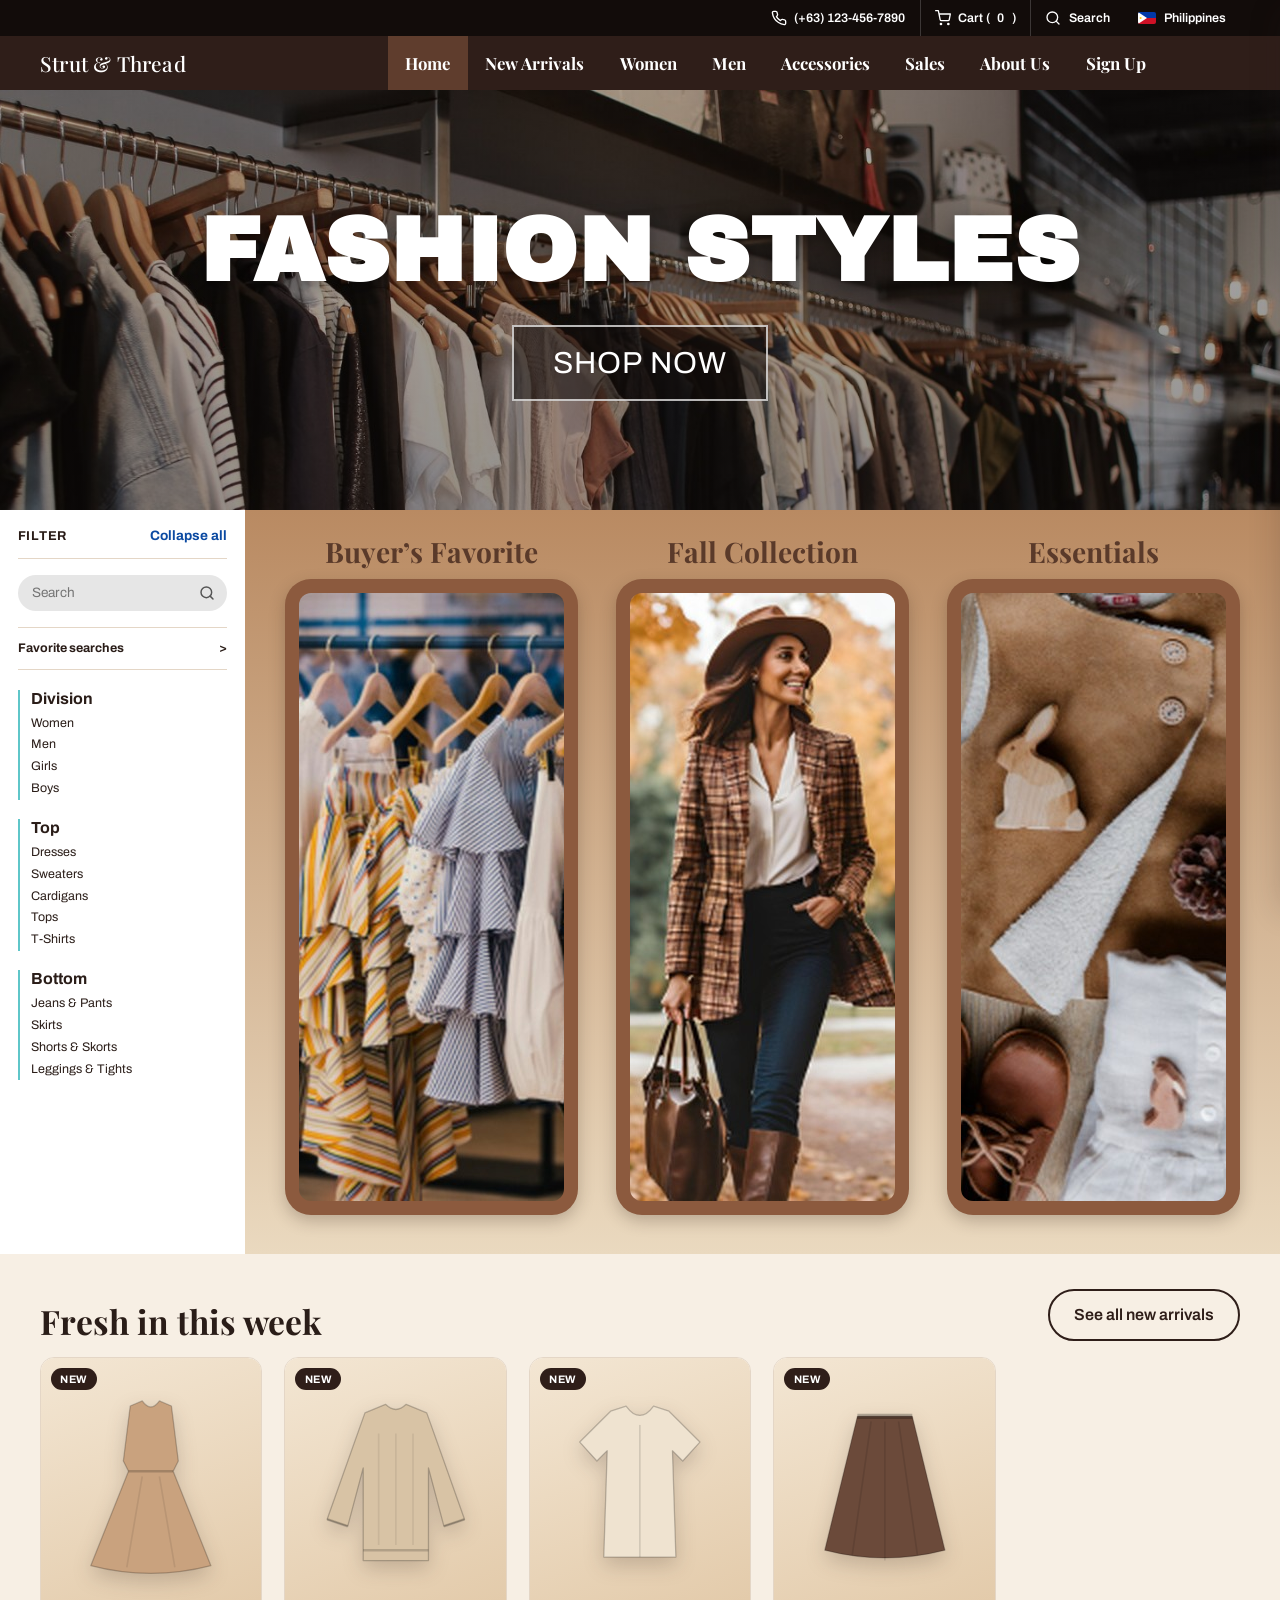
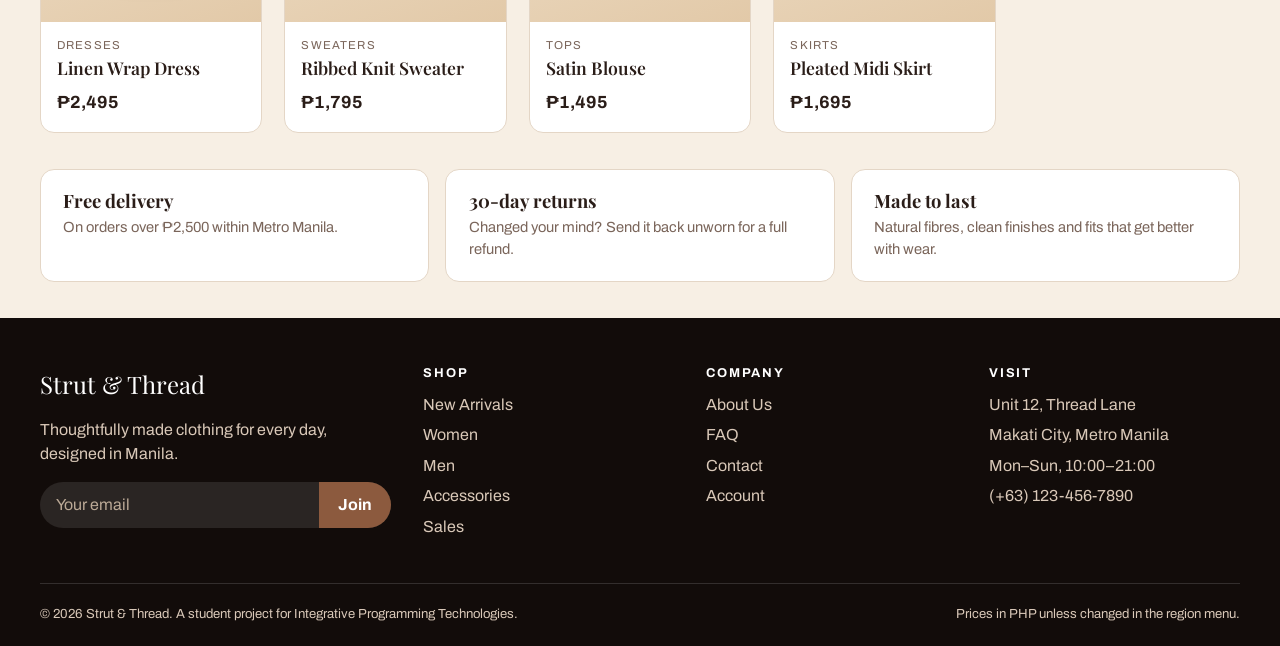
<file: strut-and-thread/index.html>
<!DOCTYPE html>
<html lang="en">
<head>
  <meta charset="UTF-8">
  <meta name="viewport" content="width=device-width, initial-scale=1">
  <title>Home | Strut &amp; Thread</title>
  <meta name="description" content="Strut &amp; Thread is a Manila clothing label for women, men and kids. Shop new arrivals, fall collection and everyday essentials.">
  <link rel="preconnect" href="https://fonts.googleapis.com">
  <link rel="preconnect" href="https://fonts.gstatic.com" crossorigin>
  <link href="https://fonts.googleapis.com/css2?family=Archivo:wght@400;600;700&family=Archivo+Black&family=Playfair+Display:wght@400;500;600;700&display=swap" rel="stylesheet">
  <link rel="stylesheet" href="css/styles.css">
</head>
<body data-page="home">
  <div id="site-header"></div>

  <main>
    <section class="hero" aria-labelledby="heroTitle">
      <div>
        <h1 id="heroTitle">Fashion Styles</h1>
        <a class="shop-now" href="shop.html">Shop Now</a>
      </div>
    </section>

    <div class="home-layout">
      <aside class="filter-panel" aria-label="Browse the shop">
        <div class="filter-panel__head">
          <h2>Filter</h2>
          <button class="link-btn" type="button" id="collapseSide">Collapse all</button>
        </div>

        <form class="side-search" id="sideSearch" role="search">
          <label class="visually-hidden" for="sideQ">Search the shop</label>
          <input id="sideQ" type="search" placeholder="Search" autocomplete="off">
          <button type="submit" aria-label="Search"><span class="icon"><svg viewBox="0 0 24 24" style="width:16px;height:16px;fill:none;stroke:currentColor;stroke-width:2.2;stroke-linecap:round"><circle cx="11" cy="11" r="8"/><path d="m21 21-4.3-4.3"/></svg></span></button>
        </form>

        <div class="fav-searches">
          <button type="button" id="favToggle" aria-expanded="false" aria-controls="favList"><span>Favorite searches</span><span aria-hidden="true">&gt;</span></button>
          <ul id="favList" hidden></ul>
        </div>

        <div id="sideGroups">
          <div class="filter-group">
            <h3>Division</h3>
            <ul>
              <li><a href="women.html">Women</a></li>
              <li><a href="men.html">Men</a></li>
              <li><a href="shop.html?division=girls">Girls</a></li>
              <li><a href="shop.html?division=boys">Boys</a></li>
            </ul>
          </div>
          <div class="filter-group">
            <h3>Top</h3>
            <ul>
              <li><a href="shop.html?category=Dresses">Dresses</a></li>
              <li><a href="shop.html?category=Sweaters">Sweaters</a></li>
              <li><a href="shop.html?category=Cardigans">Cardigans</a></li>
              <li><a href="shop.html?category=Tops">Tops</a></li>
              <li><a href="shop.html?category=T-Shirts">T-Shirts</a></li>
            </ul>
          </div>
          <div class="filter-group">
            <h3>Bottom</h3>
            <ul>
              <li><a href="shop.html?category=Jeans%20%26%20Pants">Jeans &amp; Pants</a></li>
              <li><a href="shop.html?category=Skirts">Skirts</a></li>
              <li><a href="shop.html?category=Shorts%20%26%20Skorts">Shorts &amp; Skorts</a></li>
              <li><a href="shop.html?category=Leggings%20%26%20Tights">Leggings &amp; Tights</a></li>
            </ul>
          </div>
        </div>
      </aside>

      <section class="collections" aria-label="Featured collections">
        <a class="collection" href="shop.html?tag=favorites">
          <h2>Buyer&rsquo;s Favorite</h2>
          <span class="collection__frame"><img src="images/buyers-favorite.jpg" alt="A rack of striped, ruffled and polka-dot tops on wooden hangers" width="526" height="608"></span>
        </a>
        <a class="collection" href="shop.html?tag=fall">
          <h2>Fall Collection</h2>
          <span class="collection__frame"><img src="images/fall-collection.jpg" alt="A woman in a plaid blazer and wide-brim hat walking through autumn leaves" width="528" height="608"></span>
        </a>
        <a class="collection" href="shop.html?tag=essentials">
          <h2>Essentials</h2>
          <span class="collection__frame"><img src="images/essentials.jpg" alt="Flat lay of a tan vest, white shirt and brown leather shoes" width="528" height="608"></span>
        </a>
      </section>
    </div>

    <div class="wrap">
      <div class="section-head">
        <h2>Fresh in this week</h2>
        <a class="btn btn--ghost" href="new-arrivals.html">See all new arrivals</a>
      </div>
      <div class="grid" id="freshRow"></div>

      <div class="promo-strip">
        <div class="promo"><h3>Free delivery</h3><p>On orders over &#8369;2,500 within Metro Manila.</p></div>
        <div class="promo"><h3>30-day returns</h3><p>Changed your mind? Send it back unworn for a full refund.</p></div>
        <div class="promo"><h3>Made to last</h3><p>Natural fibres, clean finishes and fits that get better with wear.</p></div>
      </div>
    </div>
  </main>

  <div id="site-footer"></div>
  <script src="js/data.js"></script>
  <script src="js/app.js"></script>
  <script src="js/home.js"></script>
</body>
</html>
</file>
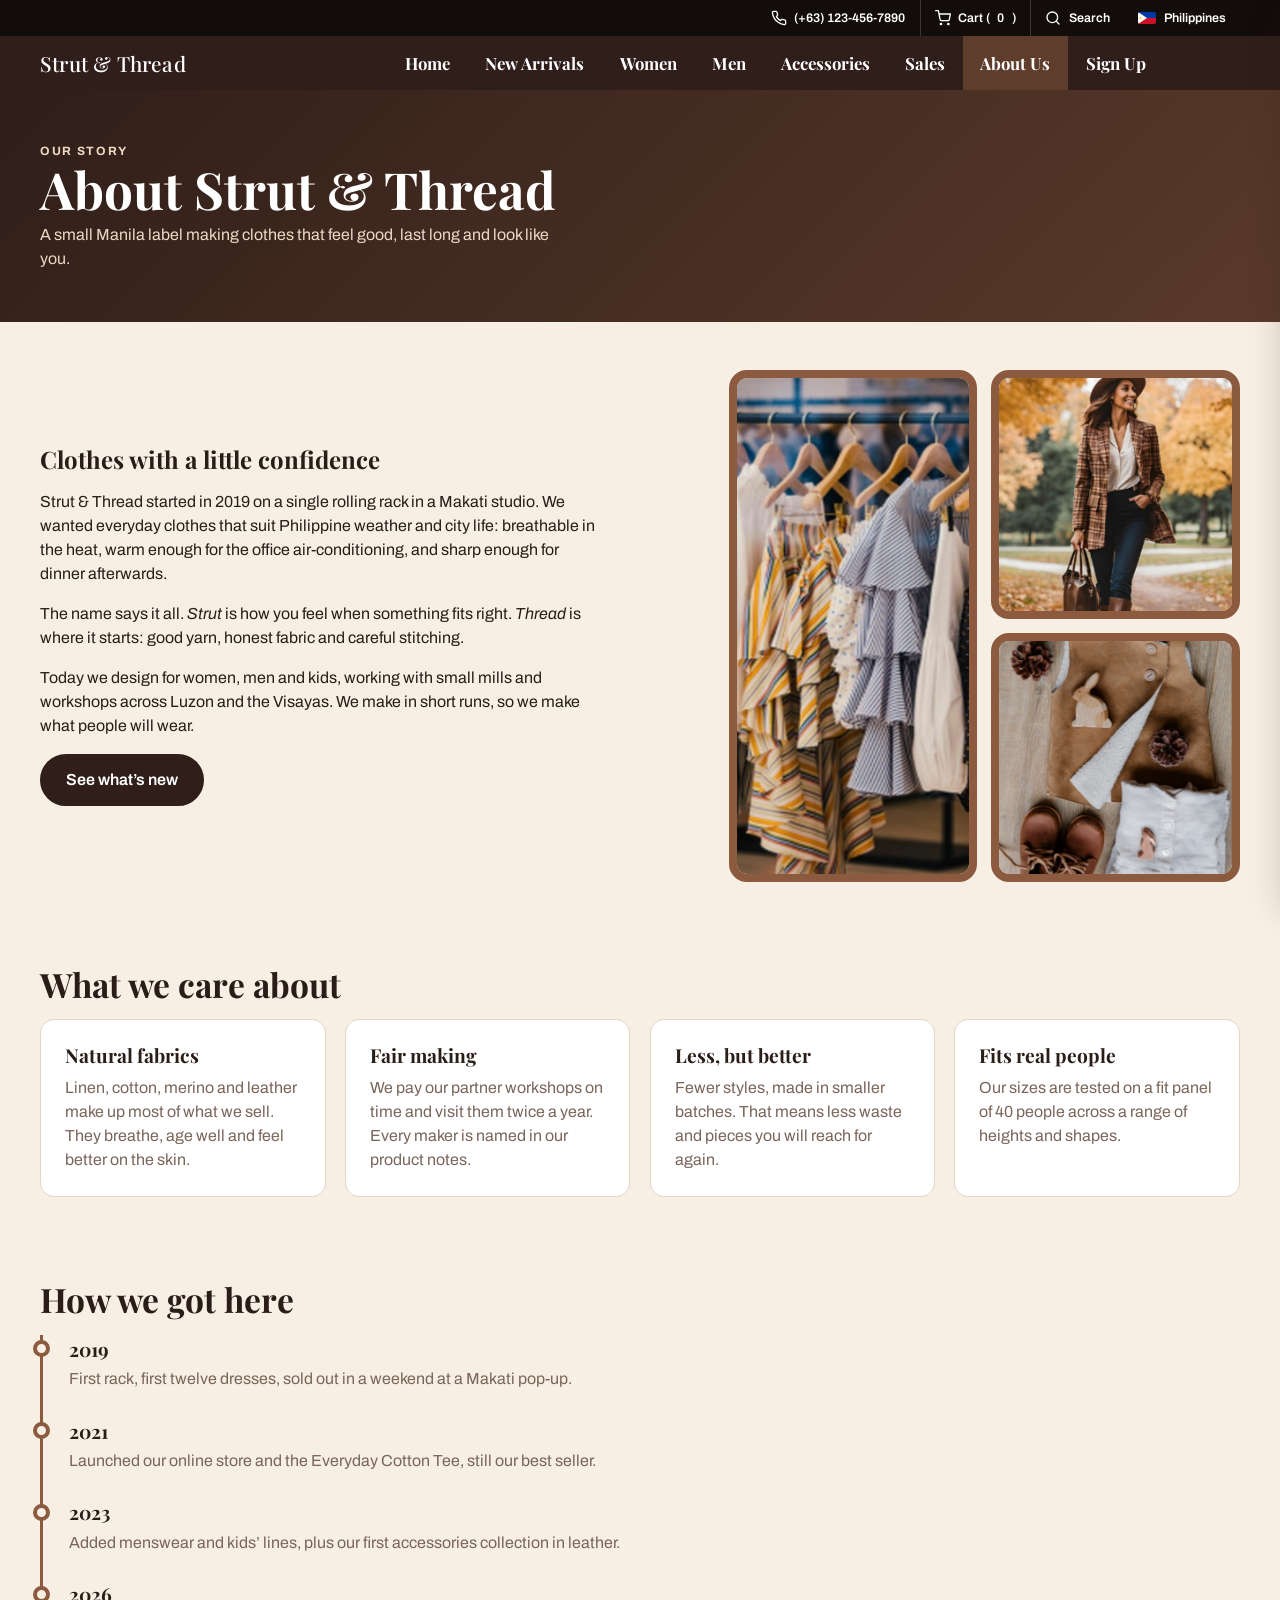
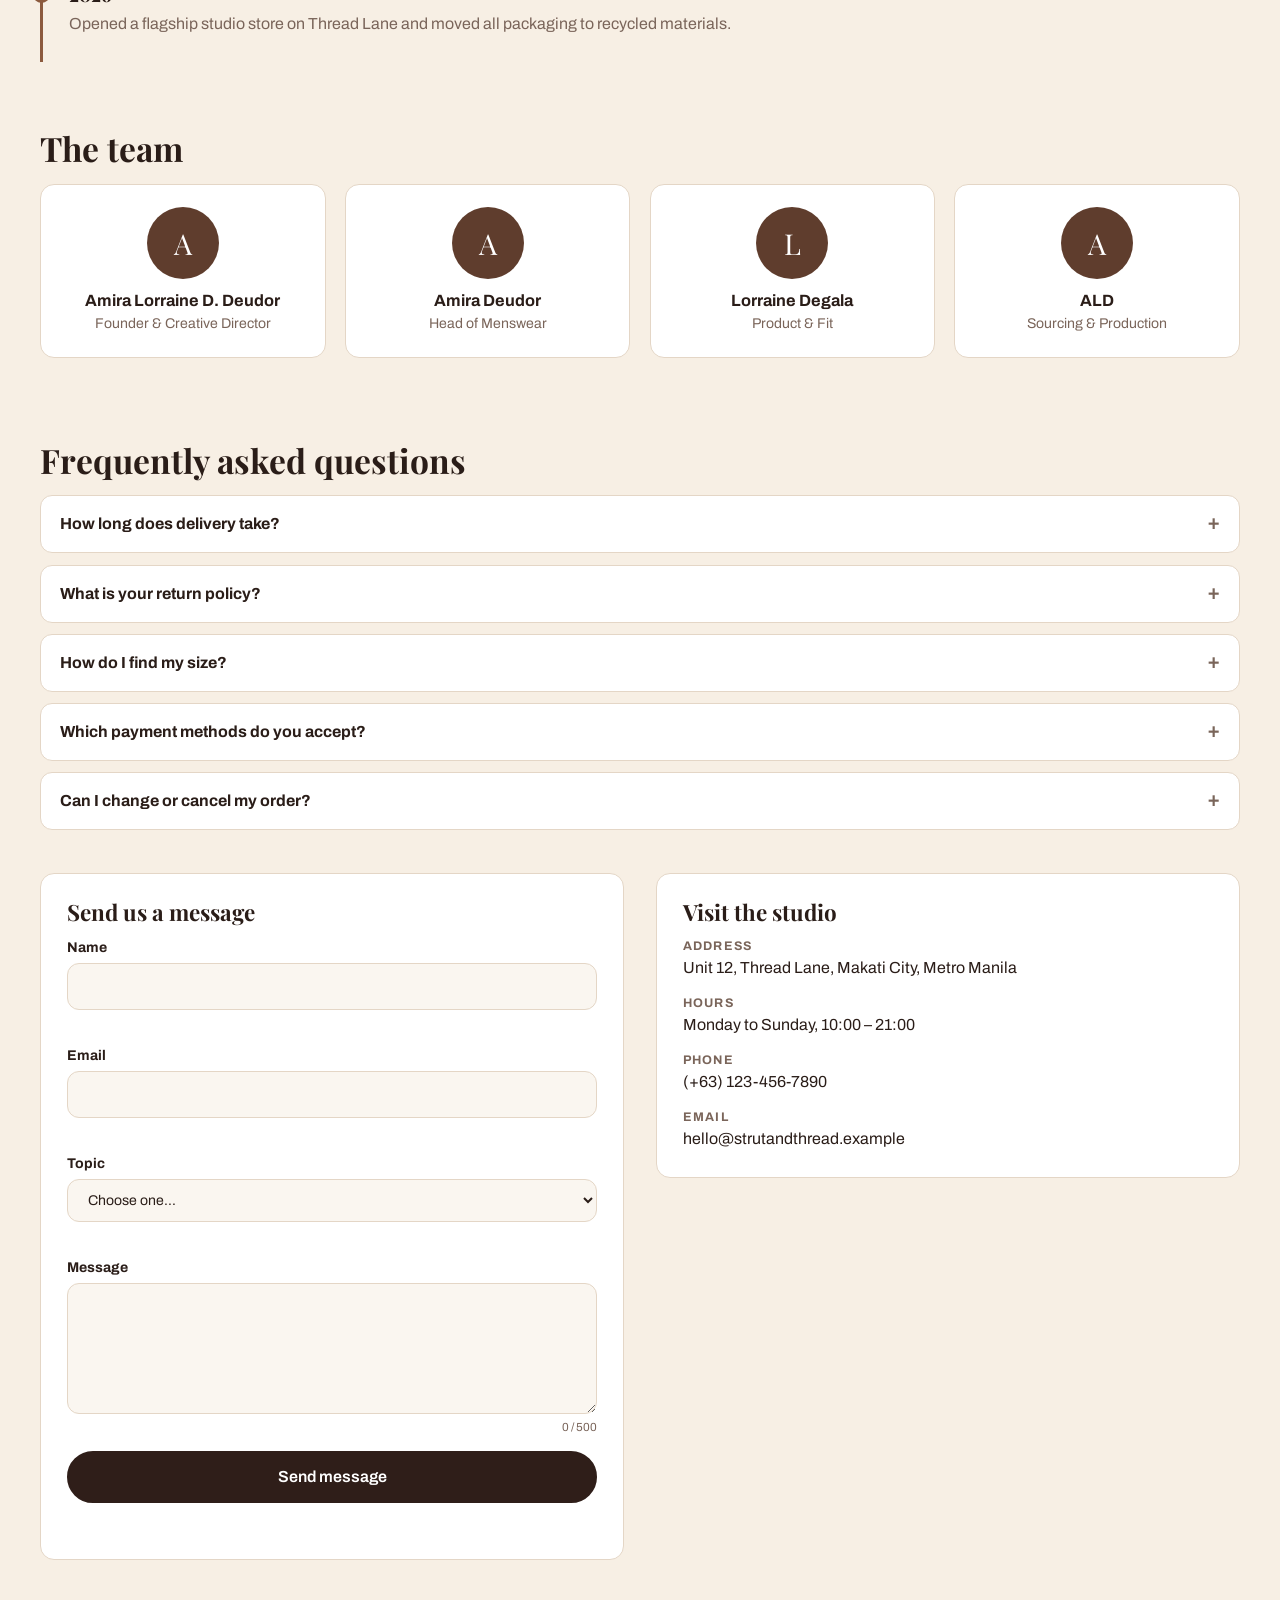
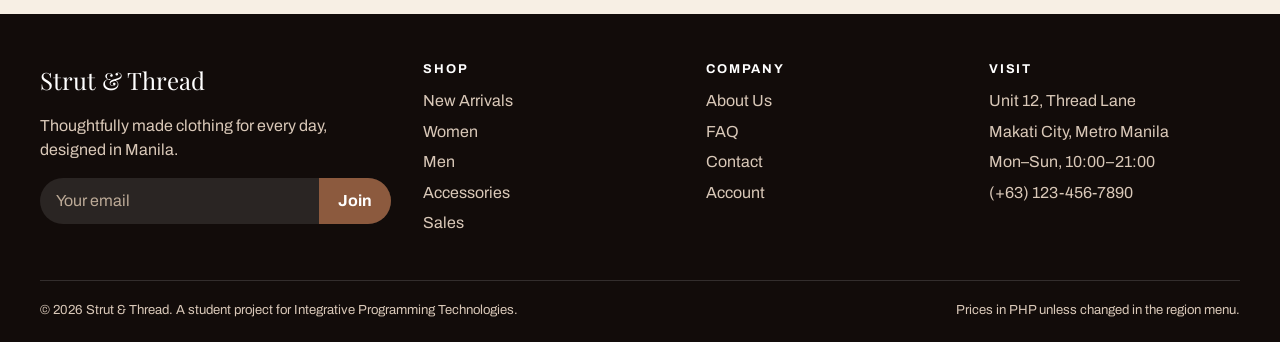
<file: strut-and-thread/about.html>
<!DOCTYPE html>
<html lang="en">
<head>
  <meta charset="UTF-8">
  <meta name="viewport" content="width=device-width, initial-scale=1">
  <title>About Us | Strut &amp; Thread</title>
  <meta name="description" content="The story, values and team behind Strut &amp; Thread, a Manila clothing label. Find our FAQ and contact details.">
  <link rel="preconnect" href="https://fonts.googleapis.com">
  <link rel="preconnect" href="https://fonts.gstatic.com" crossorigin>
  <link href="https://fonts.googleapis.com/css2?family=Archivo:wght@400;600;700&family=Archivo+Black&family=Playfair+Display:wght@400;500;600;700&display=swap" rel="stylesheet">
  <link rel="stylesheet" href="css/styles.css">
</head>
<body data-page="about">
  <div id="site-header"></div>

  <header class="page-banner">
    <div class="page-banner__inner">
      <p class="eyebrow">Our story</p>
      <h1>About Strut &amp; Thread</h1>
      <p>A small Manila label making clothes that feel good, last long and look like you.</p>
    </div>
  </header>

  <main>
    <div class="wrap">
      <section class="about-grid" aria-labelledby="storyTitle">
        <div>
          <h2 id="storyTitle">Clothes with a little confidence</h2>
          <p>Strut &amp; Thread started in 2019 on a single rolling rack in a Makati studio. We wanted everyday clothes that suit Philippine weather and city life: breathable in the heat, warm enough for the office air-conditioning, and sharp enough for dinner afterwards.</p>
          <p>The name says it all. <em>Strut</em> is how you feel when something fits right. <em>Thread</em> is where it starts: good yarn, honest fabric and careful stitching.</p>
          <p>Today we design for women, men and kids, working with small mills and workshops across Luzon and the Visayas. We make in short runs, so we make what people will wear.</p>
          <a class="btn" href="new-arrivals.html">See what&rsquo;s new</a>
        </div>
        <div class="about-photo">
          <img src="images/buyers-favorite.jpg" alt="Striped and ruffled tops on a clothing rack" loading="lazy">
          <img src="images/fall-collection.jpg" alt="A model in a plaid blazer walking through autumn leaves" loading="lazy">
          <img src="images/essentials.jpg" alt="Folded essentials and leather shoes laid flat" loading="lazy">
        </div>
      </section>

      <section aria-labelledby="valuesTitle">
        <div class="section-head"><h2 id="valuesTitle">What we care about</h2></div>
        <div class="values">
          <div class="value"><h3>Natural fabrics</h3><p>Linen, cotton, merino and leather make up most of what we sell. They breathe, age well and feel better on the skin.</p></div>
          <div class="value"><h3>Fair making</h3><p>We pay our partner workshops on time and visit them twice a year. Every maker is named in our product notes.</p></div>
          <div class="value"><h3>Less, but better</h3><p>Fewer styles, made in smaller batches. That means less waste and pieces you will reach for again.</p></div>
          <div class="value"><h3>Fits real people</h3><p>Our sizes are tested on a fit panel of 40 people across a range of heights and shapes.</p></div>
        </div>
      </section>

      <section aria-labelledby="timelineTitle" style="padding-top:3rem">
        <div class="section-head"><h2 id="timelineTitle">How we got here</h2></div>
        <ol class="timeline">
          <li><strong>2019</strong><p>First rack, first twelve dresses, sold out in a weekend at a Makati pop-up.</p></li>
          <li><strong>2021</strong><p>Launched our online store and the Everyday Cotton Tee, still our best seller.</p></li>
          <li><strong>2023</strong><p>Added menswear and kids&rsquo; lines, plus our first accessories collection in leather.</p></li>
          <li><strong>2026</strong><p>Opened a flagship studio store on Thread Lane and moved all packaging to recycled materials.</p></li>
        </ol>
      </section>

      <section aria-labelledby="teamTitle" style="padding-top:2rem">
        <div class="section-head"><h2 id="teamTitle">The team</h2></div>
        <div class="team">
          <div class="member"><div class="avatar" aria-hidden="true">A</div><h3>Amira Lorraine D. Deudor</h3><p>Founder &amp; Creative Director</p></div>
          <div class="member"><div class="avatar" aria-hidden="true">A</div><h3>Amira Deudor</h3><p>Head of Menswear</p></div>
          <div class="member"><div class="avatar" aria-hidden="true">L</div><h3>Lorraine Degala</h3><p>Product &amp; Fit</p></div>
          <div class="member"><div class="avatar" aria-hidden="true">A</div><h3>ALD</h3><p>Sourcing &amp; Production</p></div>
        </div>
      </section>

      <section class="faq" id="faq" aria-labelledby="faqTitle" style="padding-top:3rem">
        <div class="section-head"><h2 id="faqTitle">Frequently asked questions</h2></div>
        <details><summary>How long does delivery take?</summary><p>Metro Manila orders arrive in 1&ndash;3 business days. Other areas in the Philippines take 3&ndash;7 business days. International orders take 7&ndash;14 days.</p></details>
        <details><summary>What is your return policy?</summary><p>Return any full-price item within 30 days, unworn and with tags, for a full refund. Sale items can be returned within 14 days.</p></details>
        <details><summary>How do I find my size?</summary><p>Each category page has a sizing guide, and every product shows the sizes available. If you are between sizes, we recommend sizing up for a relaxed fit.</p></details>
        <details><summary>Which payment methods do you accept?</summary><p>GCash, Maya, major credit and debit cards, and cash on delivery within Metro Manila.</p></details>
        <details><summary>Can I change or cancel my order?</summary><p>Message us within two hours of ordering and we will update or cancel it before it is packed.</p></details>
      </section>

      <section class="contact" id="contact" aria-labelledby="contactTitle">
        <div class="contact-card">
          <h3 id="contactTitle">Send us a message</h3>
          <form class="contact-form" id="contactForm" novalidate>
            <label for="cName">Name
              <input id="cName" type="text" autocomplete="name" aria-describedby="cNameErr">
              <span class="field-error" id="cNameErr" role="alert"></span></label>
            <label for="cEmail">Email
              <input id="cEmail" type="email" autocomplete="email" aria-describedby="cEmailErr">
              <span class="field-error" id="cEmailErr" role="alert"></span></label>
            <label for="cTopic">Topic
              <select id="cTopic" aria-describedby="cTopicErr" style="padding:.75rem 1rem;border:1px solid var(--line);border-radius:12px;background:#faf6f0;font-weight:400">
                <option value="">Choose one&hellip;</option>
                <option>Order or delivery</option>
                <option>Returns and exchanges</option>
                <option>Sizing help</option>
                <option>Wholesale or press</option>
                <option>Something else</option>
              </select>
              <span class="field-error" id="cTopicErr" role="alert"></span></label>
            <label for="cMessage">Message
              <textarea id="cMessage" rows="5" maxlength="500" aria-describedby="cMessageErr"></textarea>
              <span style="display:flex;justify-content:space-between;gap:1rem;font-weight:400"><span class="field-error" id="cMessageErr" role="alert"></span><small id="cCount" style="color:var(--muted)">0 / 500</small></span></label>
            <button class="btn" type="submit">Send message</button>
            <p class="field-error" id="contactStatus" role="status"></p>
          </form>
        </div>
        <div class="contact-card">
          <h3>Visit the studio</h3>
          <ul class="info-list">
            <li><strong>Address</strong>Unit 12, Thread Lane, Makati City, Metro Manila</li>
            <li><strong>Hours</strong>Monday to Sunday, 10:00 &ndash; 21:00</li>
            <li><strong>Phone</strong>(+63) 123-456-7890</li>
            <li><strong>Email</strong>hello@strutandthread.example</li>
          </ul>
        </div>
      </section>
    </div>
  </main>

  <div id="site-footer"></div>
  <script src="js/data.js"></script>
  <script src="js/app.js"></script>
  <script src="js/about.js"></script>
</body>
</html>
</file>
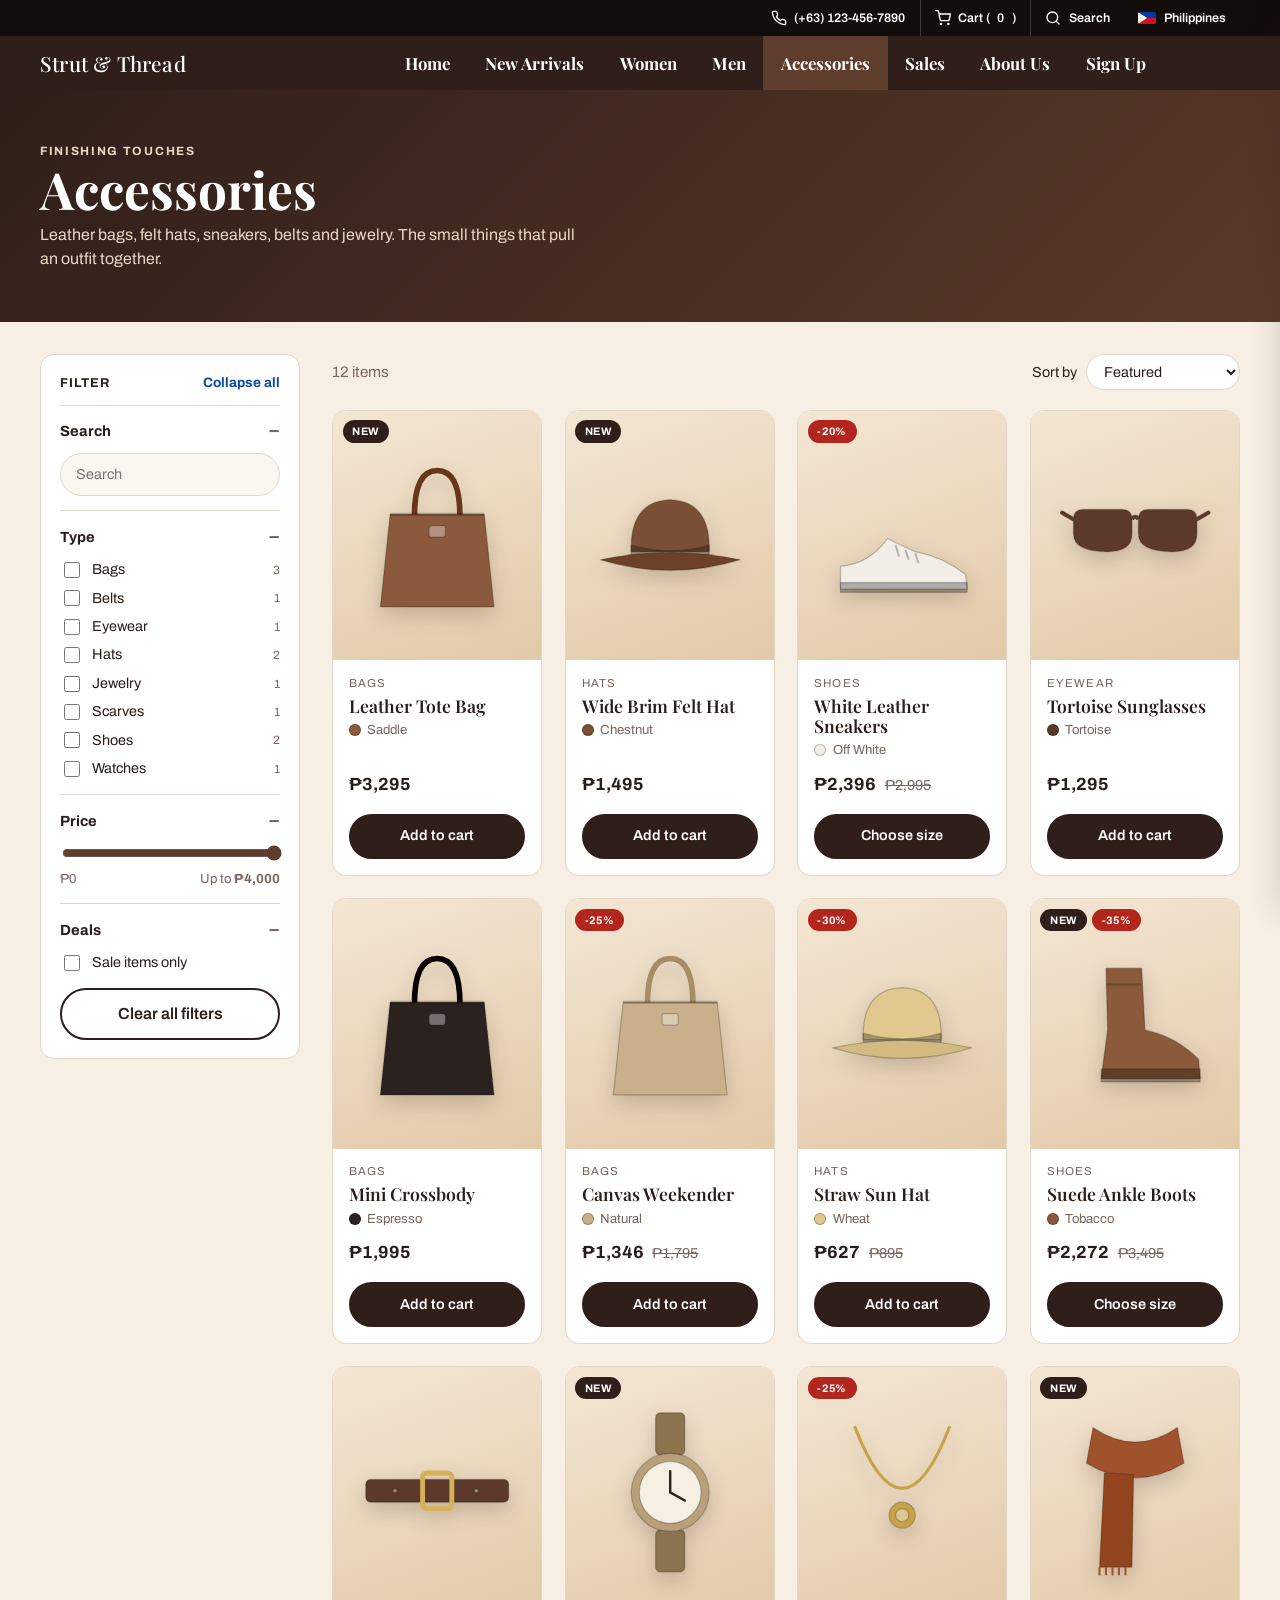
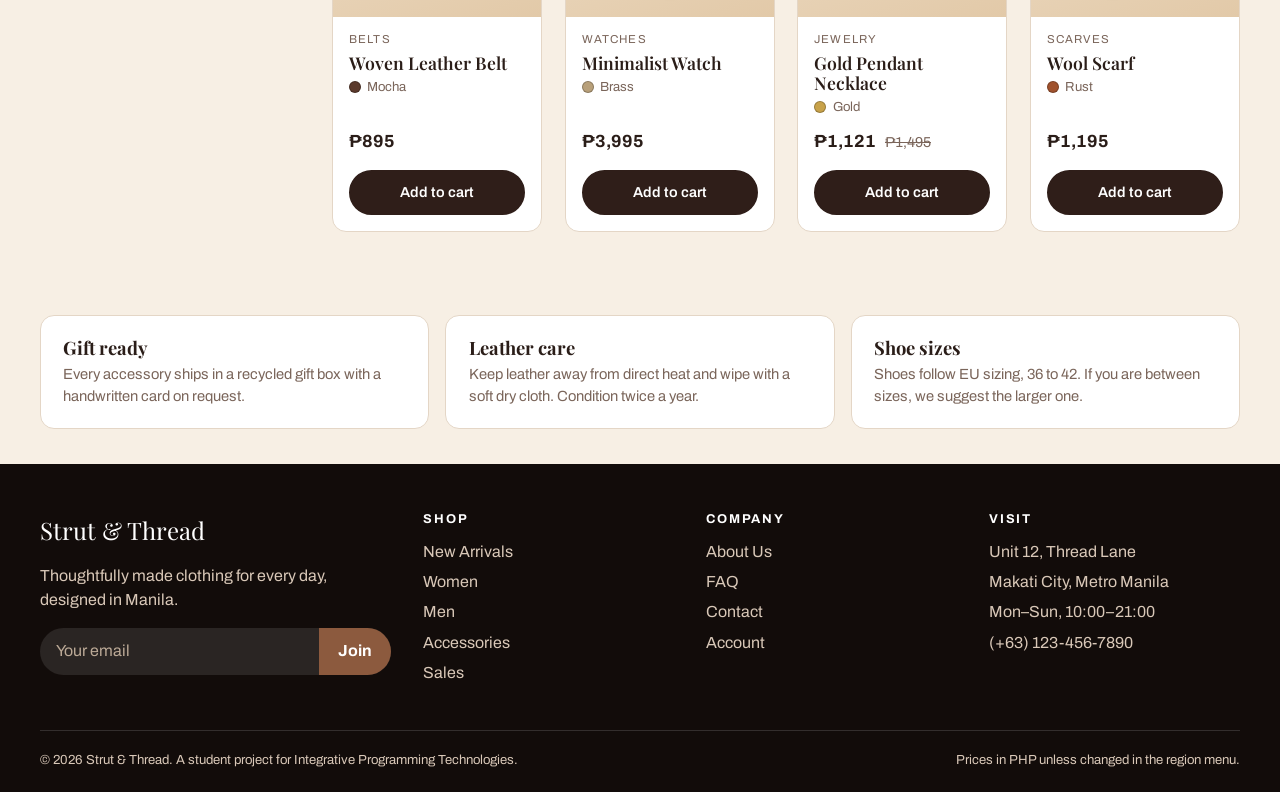
<file: strut-and-thread/accessories.html>
<!DOCTYPE html>
<html lang="en">
<head>
  <meta charset="UTF-8">
  <meta name="viewport" content="width=device-width, initial-scale=1">
  <title>Accessories | Strut &amp; Thread</title>
  <meta name="description" content="Bags, hats, shoes, belts, eyewear, watches, jewelry and scarves from Strut &amp; Thread.">
  <link rel="preconnect" href="https://fonts.googleapis.com">
  <link rel="preconnect" href="https://fonts.gstatic.com" crossorigin>
  <link href="https://fonts.googleapis.com/css2?family=Archivo:wght@400;600;700&family=Archivo+Black&family=Playfair+Display:wght@400;500;600;700&display=swap" rel="stylesheet">
  <link rel="stylesheet" href="css/styles.css">
</head>
<body data-page="accessories" data-scope="accessories">
  <div id="site-header"></div>

  <header class="page-banner">
    <div class="page-banner__inner">
      <p class="eyebrow">Finishing touches</p>
      <h1>Accessories</h1>
      <p>Leather bags, felt hats, sneakers, belts and jewelry. The small things that pull an outfit together.</p>
    </div>
  </header>

  <main>
    <div class="wrap shop">
      <aside class="shop-filters" id="filters" aria-label="Filters"></aside>
      <section aria-label="Products">
        <div class="toolbar">
          <div style="display:flex;align-items:center;gap:.8rem;flex-wrap:wrap">
            <button class="btn btn--ghost filter-toggle" type="button" id="filterToggle" aria-expanded="false" aria-controls="filters">Filters</button>
            <p class="result-count" id="resultCount" aria-live="polite"></p>
          </div>
          <label class="sort">Sort by
            <select id="sortSelect">
              <option value="featured">Featured</option>
              <option value="newest">Newest</option>
              <option value="price-asc">Price: low to high</option>
              <option value="price-desc">Price: high to low</option>
              <option value="discount">Biggest discount</option>
            </select>
          </label>
        </div>
        <div class="active-note" id="activeNote" hidden></div>
        <div class="grid" id="grid"></div>
      </section>
    </div>

    <div class="wrap">
      <div class="promo-strip">
        <div class="promo"><h3>Gift ready</h3><p>Every accessory ships in a recycled gift box with a handwritten card on request.</p></div>
        <div class="promo"><h3>Leather care</h3><p>Keep leather away from direct heat and wipe with a soft dry cloth. Condition twice a year.</p></div>
        <div class="promo"><h3>Shoe sizes</h3><p>Shoes follow EU sizing, 36 to 42. If you are between sizes, we suggest the larger one.</p></div>
      </div>
    </div>
  </main>

  <div id="site-footer"></div>
  <script src="js/data.js"></script>
  <script src="js/app.js"></script>
  <script src="js/shop.js"></script>
</body>
</html>
</file>
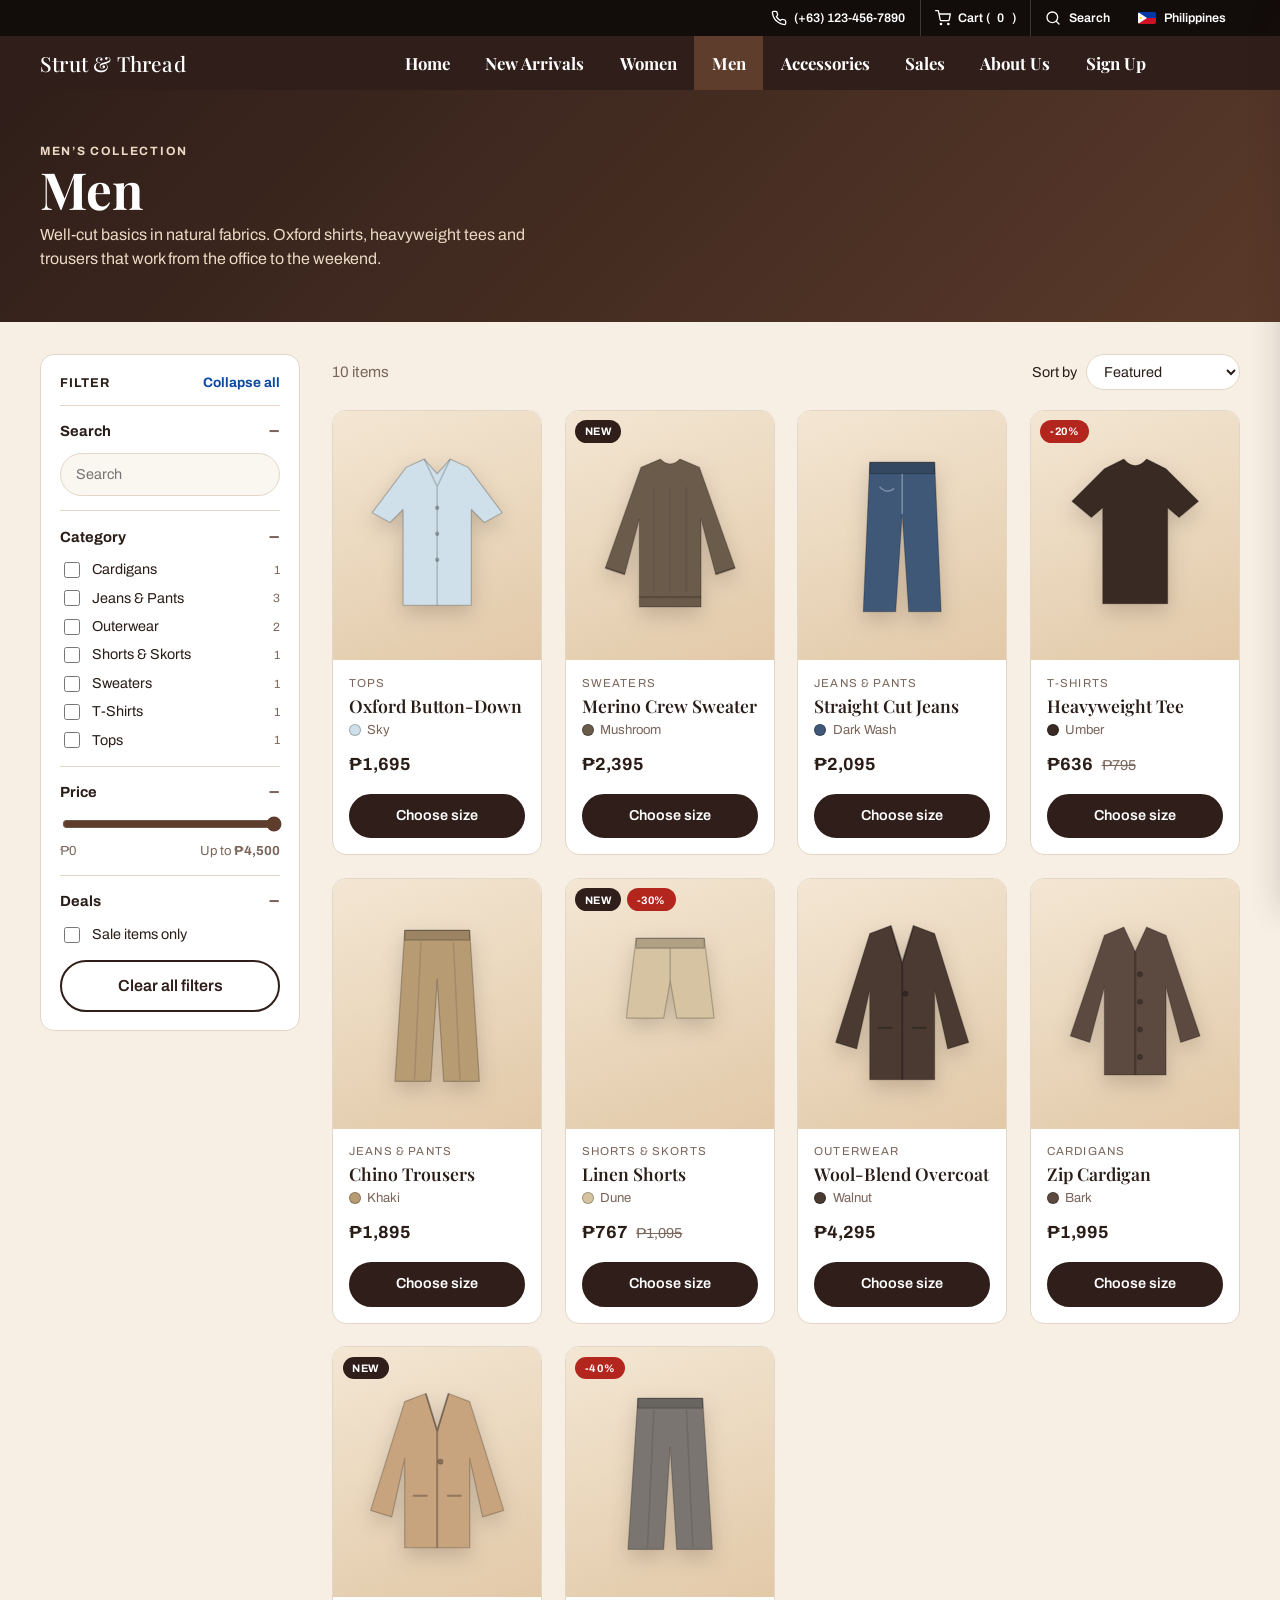
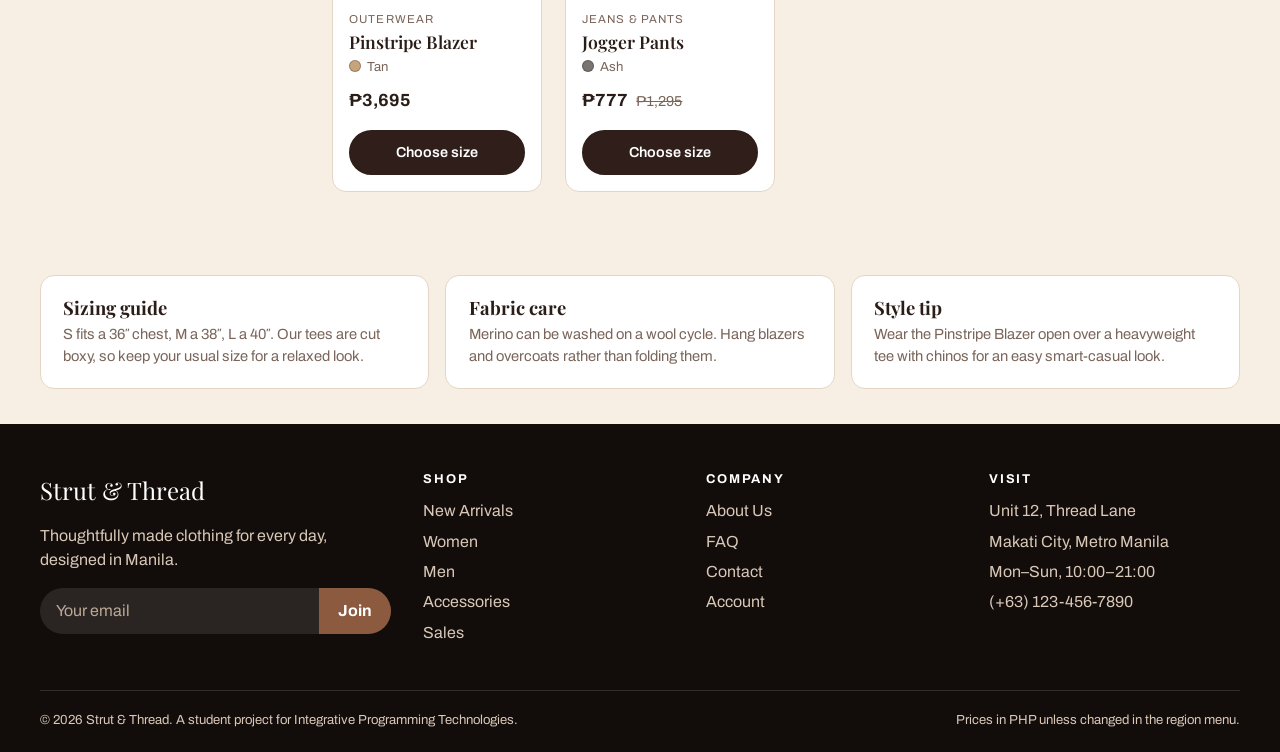
<file: strut-and-thread/men.html>
<!DOCTYPE html>
<html lang="en">
<head>
  <meta charset="UTF-8">
  <meta name="viewport" content="width=device-width, initial-scale=1">
  <title>Men | Strut &amp; Thread</title>
  <meta name="description" content="Men's shirts, tees, knitwear, trousers and tailoring from Strut &amp; Thread.">
  <link rel="preconnect" href="https://fonts.googleapis.com">
  <link rel="preconnect" href="https://fonts.gstatic.com" crossorigin>
  <link href="https://fonts.googleapis.com/css2?family=Archivo:wght@400;600;700&family=Archivo+Black&family=Playfair+Display:wght@400;500;600;700&display=swap" rel="stylesheet">
  <link rel="stylesheet" href="css/styles.css">
</head>
<body data-page="men" data-scope="men">
  <div id="site-header"></div>

  <header class="page-banner">
    <div class="page-banner__inner">
      <p class="eyebrow">Men&rsquo;s collection</p>
      <h1>Men</h1>
      <p>Well-cut basics in natural fabrics. Oxford shirts, heavyweight tees and trousers that work from the office to the weekend.</p>
    </div>
  </header>

  <main>
    <div class="wrap shop">
      <aside class="shop-filters" id="filters" aria-label="Filters"></aside>
      <section aria-label="Products">
        <div class="toolbar">
          <div style="display:flex;align-items:center;gap:.8rem;flex-wrap:wrap">
            <button class="btn btn--ghost filter-toggle" type="button" id="filterToggle" aria-expanded="false" aria-controls="filters">Filters</button>
            <p class="result-count" id="resultCount" aria-live="polite"></p>
          </div>
          <label class="sort">Sort by
            <select id="sortSelect">
              <option value="featured">Featured</option>
              <option value="newest">Newest</option>
              <option value="price-asc">Price: low to high</option>
              <option value="price-desc">Price: high to low</option>
              <option value="discount">Biggest discount</option>
            </select>
          </label>
        </div>
        <div class="active-note" id="activeNote" hidden></div>
        <div class="grid" id="grid"></div>
      </section>
    </div>

    <div class="wrap">
      <div class="promo-strip">
        <div class="promo"><h3>Sizing guide</h3><p>S fits a 36&Prime; chest, M a 38&Prime;, L a 40&Prime;. Our tees are cut boxy, so keep your usual size for a relaxed look.</p></div>
        <div class="promo"><h3>Fabric care</h3><p>Merino can be washed on a wool cycle. Hang blazers and overcoats rather than folding them.</p></div>
        <div class="promo"><h3>Style tip</h3><p>Wear the Pinstripe Blazer open over a heavyweight tee with chinos for an easy smart-casual look.</p></div>
      </div>
    </div>
  </main>

  <div id="site-footer"></div>
  <script src="js/data.js"></script>
  <script src="js/app.js"></script>
  <script src="js/shop.js"></script>
</body>
</html>
</file>
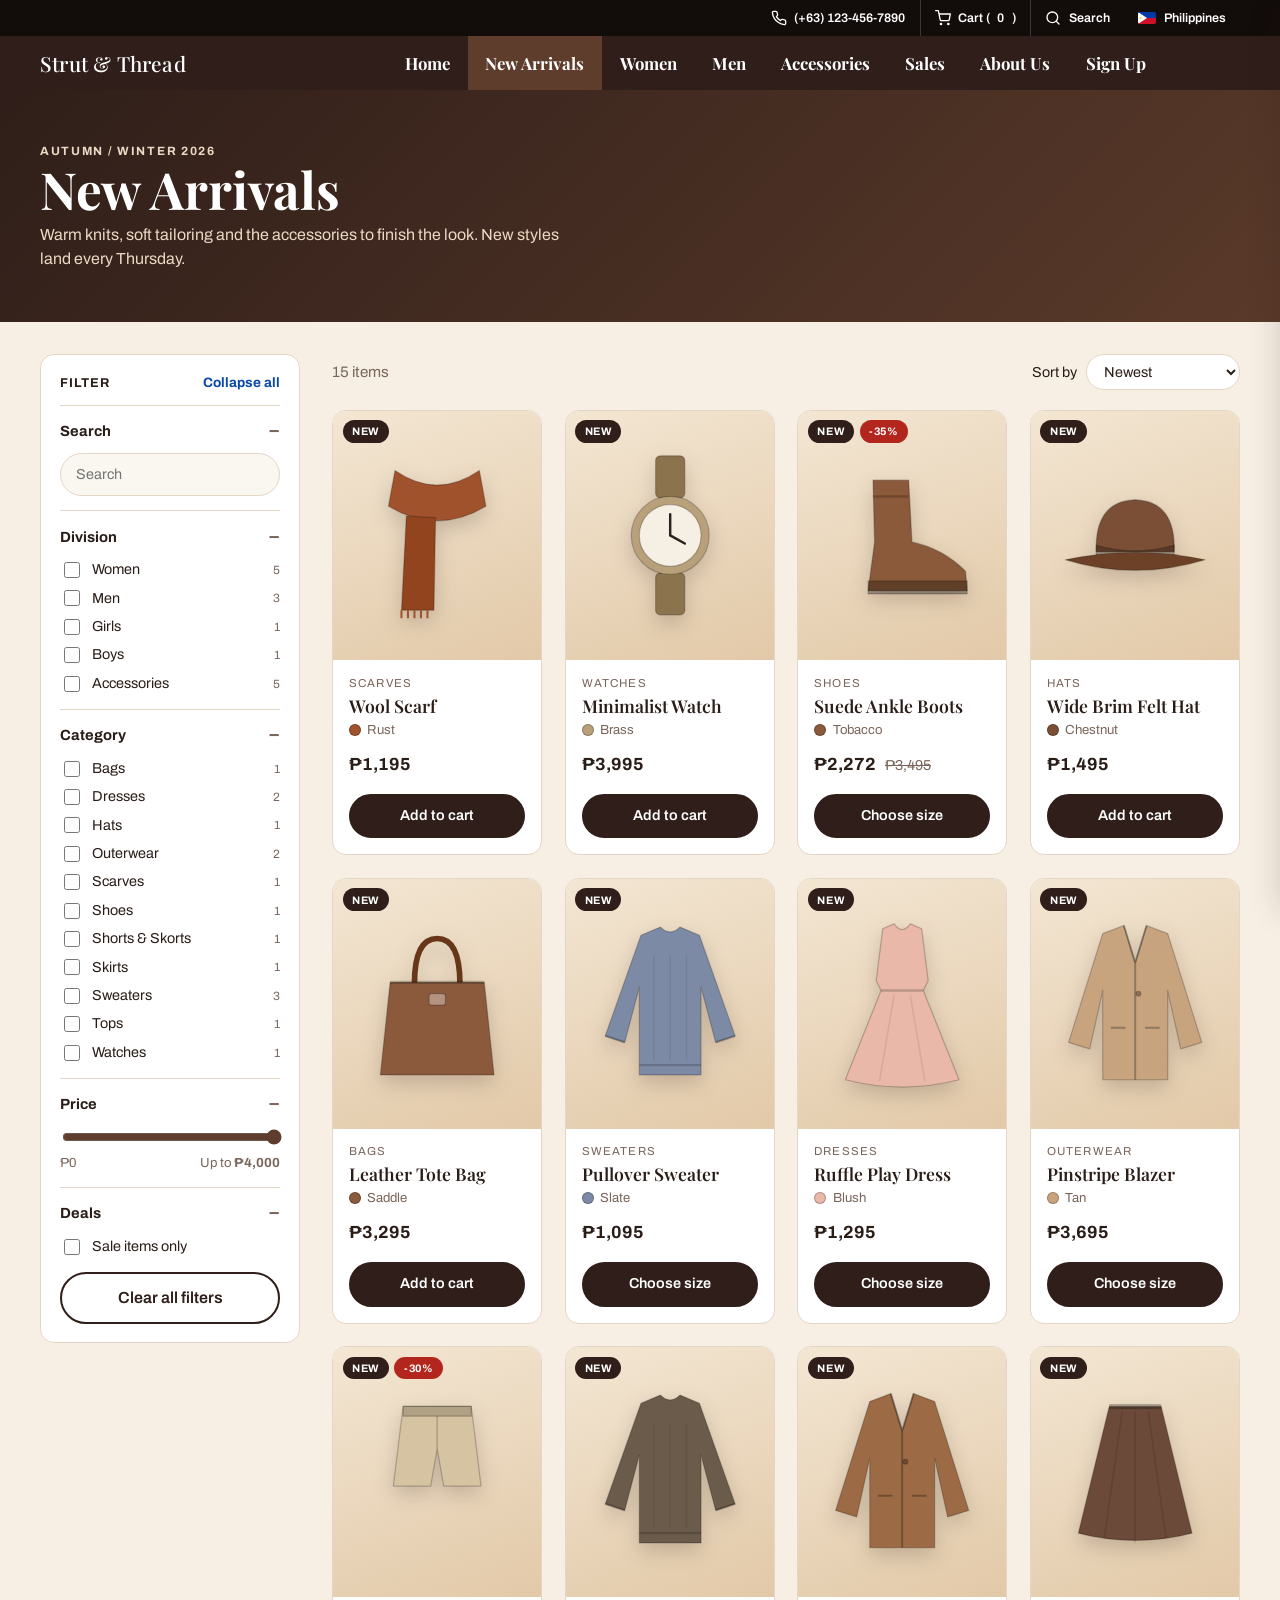
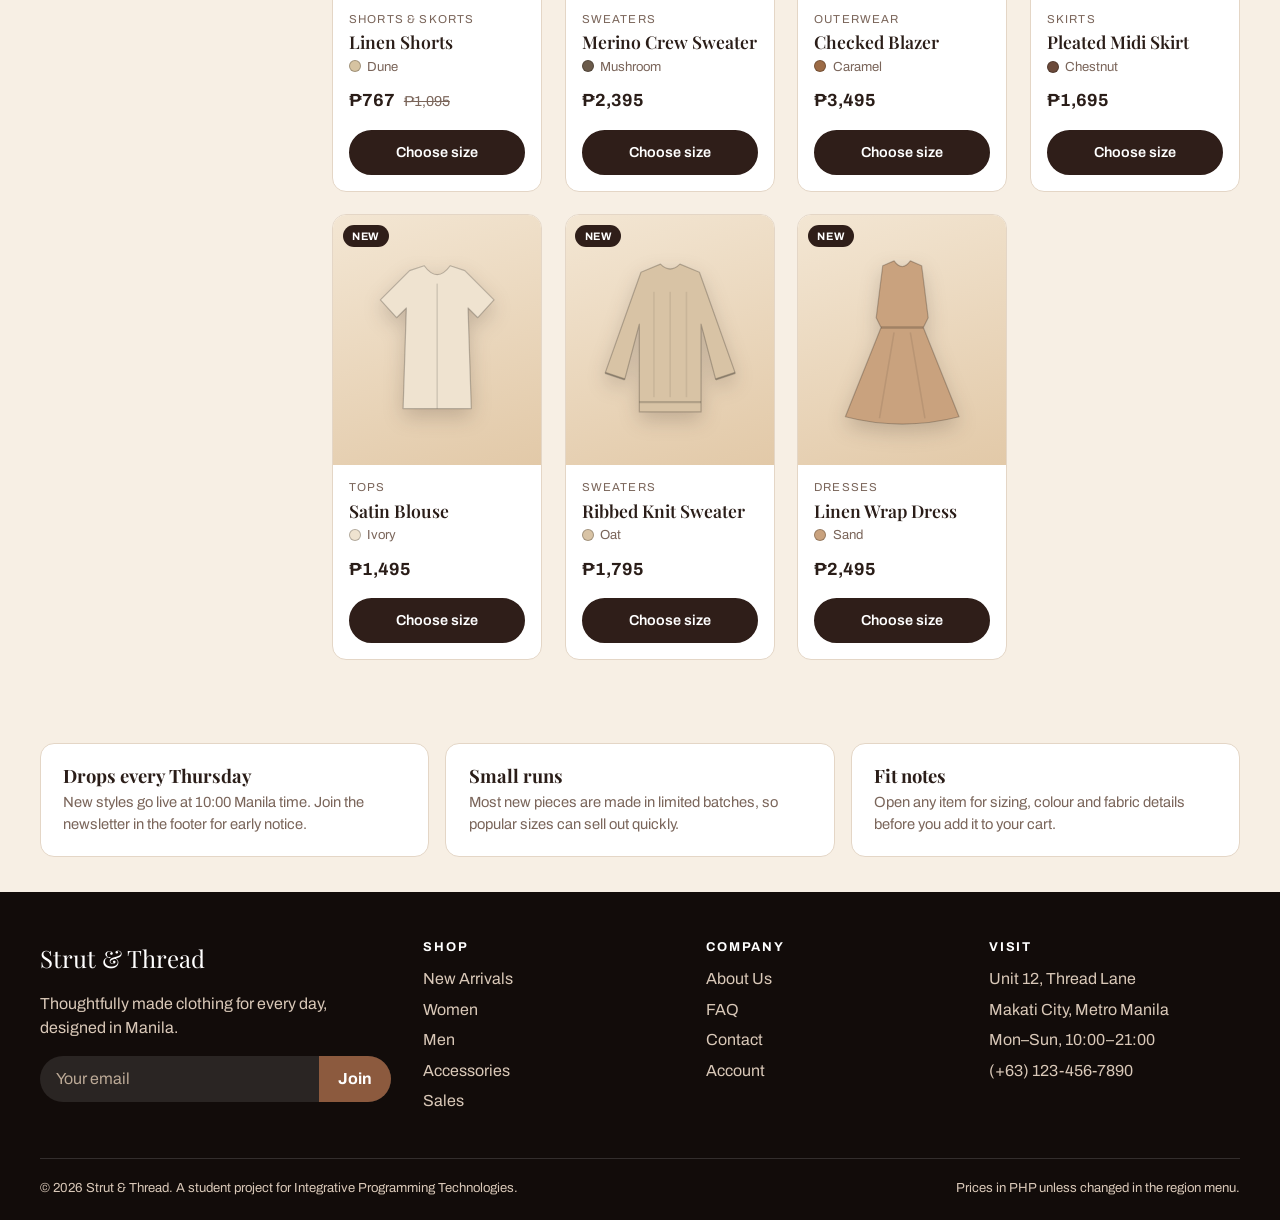
<file: strut-and-thread/new-arrivals.html>
<!DOCTYPE html>
<html lang="en">
<head>
  <meta charset="UTF-8">
  <meta name="viewport" content="width=device-width, initial-scale=1">
  <title>New Arrivals | Strut &amp; Thread</title>
  <meta name="description" content="The newest pieces from Strut &amp; Thread: autumn knits, tailoring and accessories, added every Thursday.">
  <link rel="preconnect" href="https://fonts.googleapis.com">
  <link rel="preconnect" href="https://fonts.gstatic.com" crossorigin>
  <link href="https://fonts.googleapis.com/css2?family=Archivo:wght@400;600;700&family=Archivo+Black&family=Playfair+Display:wght@400;500;600;700&display=swap" rel="stylesheet">
  <link rel="stylesheet" href="css/styles.css">
</head>
<body data-page="new" data-scope="new">
  <div id="site-header"></div>

  <header class="page-banner">
    <div class="page-banner__inner">
      <p class="eyebrow">Autumn / Winter 2026</p>
      <h1>New Arrivals</h1>
      <p>Warm knits, soft tailoring and the accessories to finish the look. New styles land every Thursday.</p>
    </div>
  </header>

  <main>
    <div class="wrap shop">
      <aside class="shop-filters" id="filters" aria-label="Filters"></aside>
      <section aria-label="Products">
        <div class="toolbar">
          <div style="display:flex;align-items:center;gap:.8rem;flex-wrap:wrap">
            <button class="btn btn--ghost filter-toggle" type="button" id="filterToggle" aria-expanded="false" aria-controls="filters">Filters</button>
            <p class="result-count" id="resultCount" aria-live="polite"></p>
          </div>
          <label class="sort">Sort by
            <select id="sortSelect">
              <option value="newest">Newest</option>
              <option value="featured">Featured</option>
              <option value="price-asc">Price: low to high</option>
              <option value="price-desc">Price: high to low</option>
              <option value="discount">Biggest discount</option>
            </select>
          </label>
        </div>
        <div class="active-note" id="activeNote" hidden></div>
        <div class="grid" id="grid"></div>
      </section>
    </div>

    <div class="wrap">
      <div class="promo-strip">
        <div class="promo"><h3>Drops every Thursday</h3><p>New styles go live at 10:00 Manila time. Join the newsletter in the footer for early notice.</p></div>
        <div class="promo"><h3>Small runs</h3><p>Most new pieces are made in limited batches, so popular sizes can sell out quickly.</p></div>
        <div class="promo"><h3>Fit notes</h3><p>Open any item for sizing, colour and fabric details before you add it to your cart.</p></div>
      </div>
    </div>
  </main>

  <div id="site-footer"></div>
  <script src="js/data.js"></script>
  <script src="js/app.js"></script>
  <script src="js/shop.js"></script>
</body>
</html>
</file>
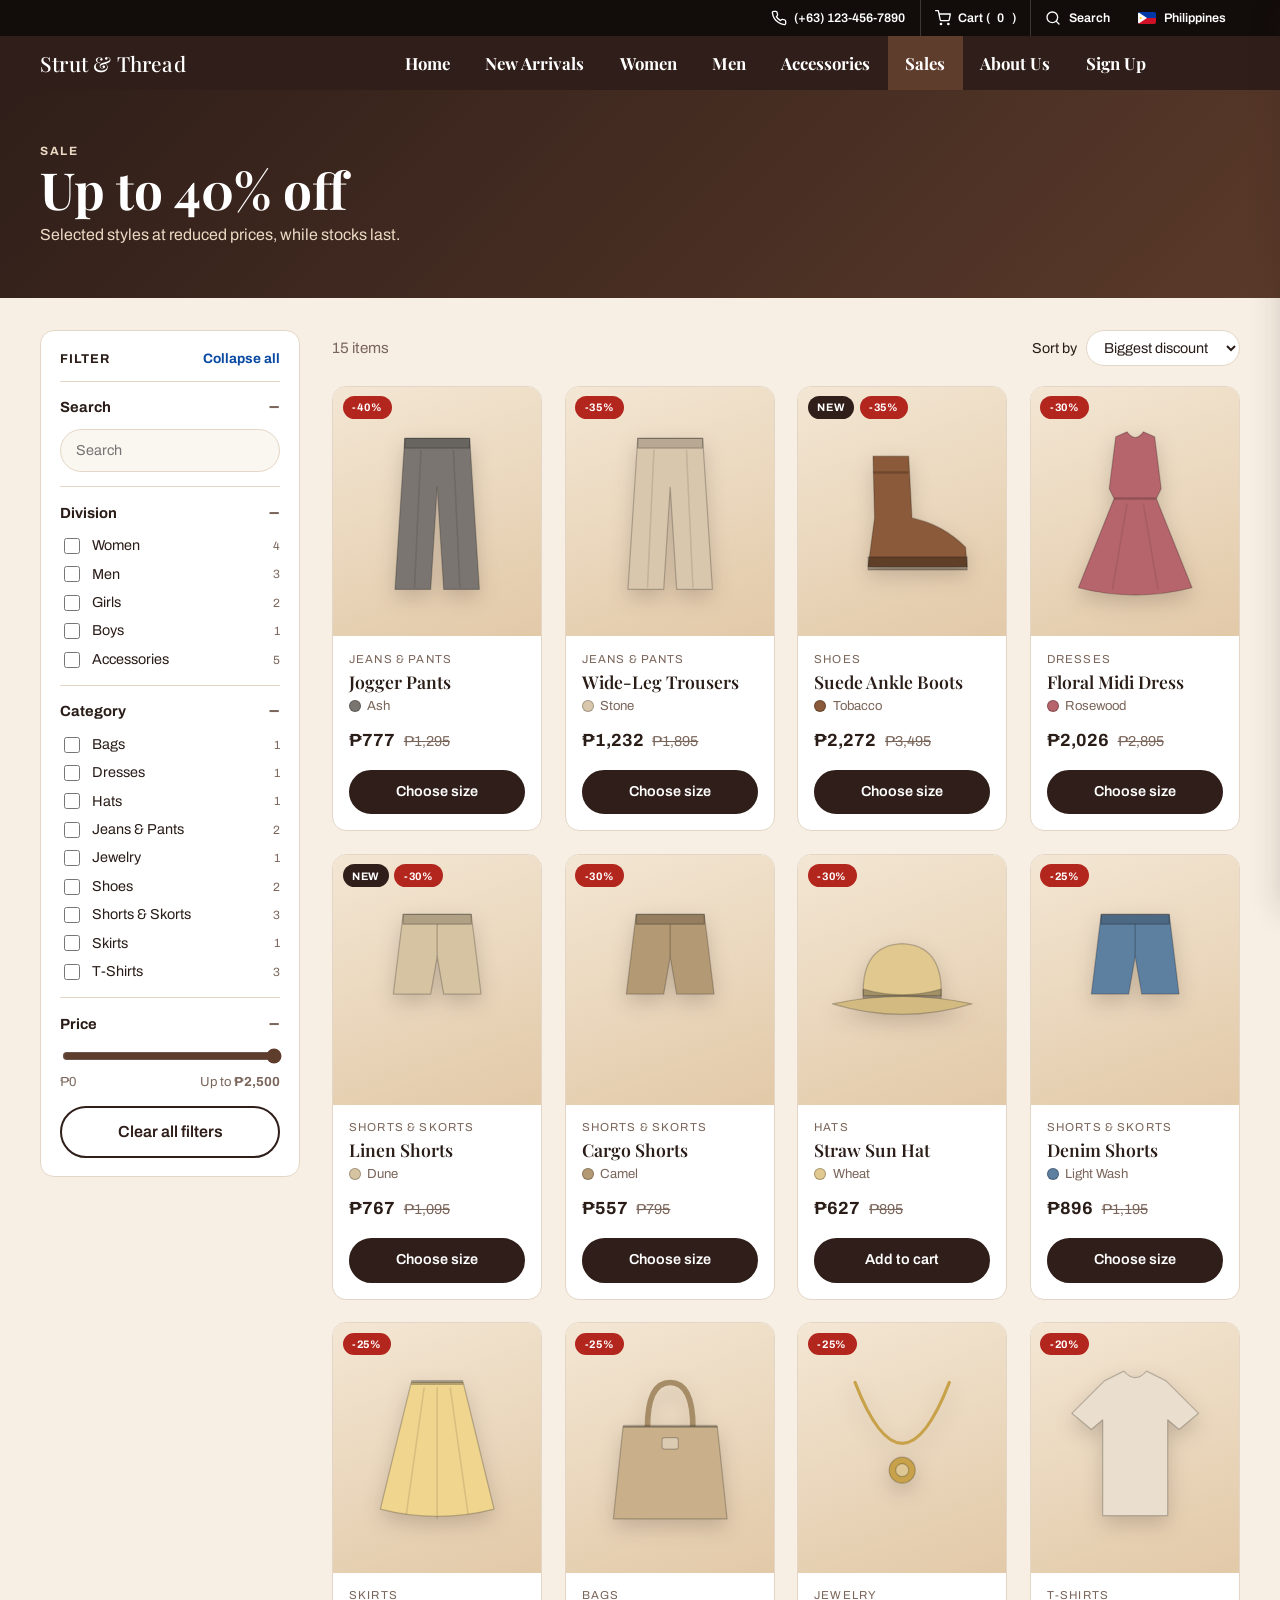
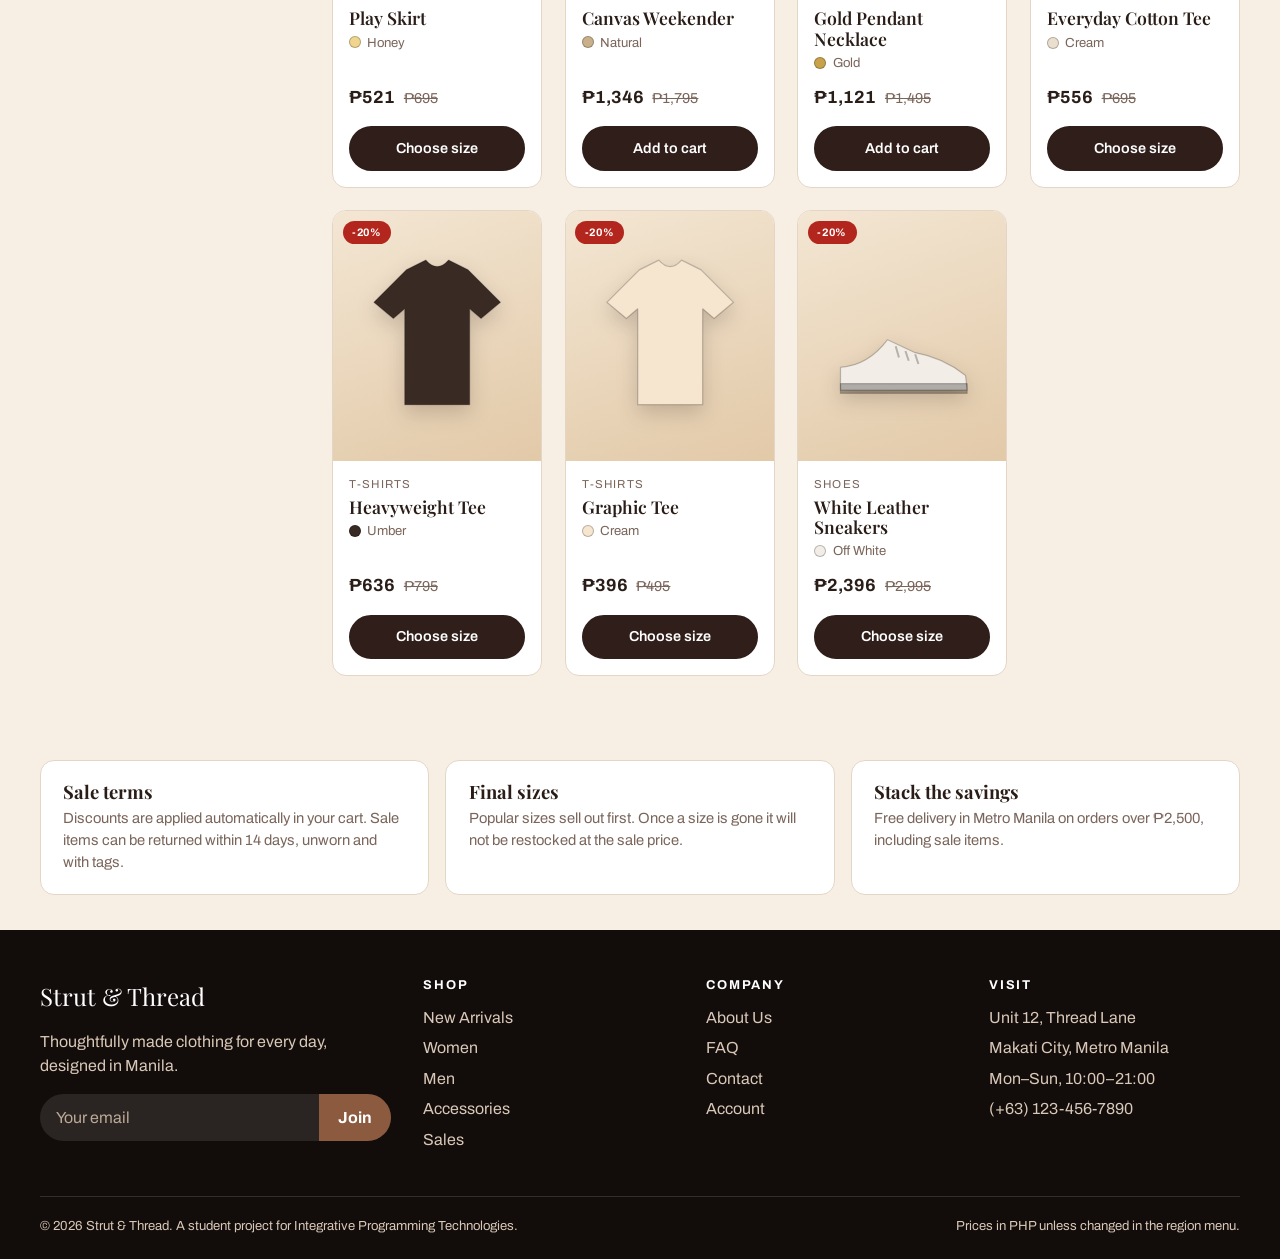
<file: strut-and-thread/sales.html>
<!DOCTYPE html>
<html lang="en">
<head>
  <meta charset="UTF-8">
  <meta name="viewport" content="width=device-width, initial-scale=1">
  <title>Sales | Strut &amp; Thread</title>
  <meta name="description" content="Up to 40% off selected Strut &amp; Thread styles while stocks last.">
  <link rel="preconnect" href="https://fonts.googleapis.com">
  <link rel="preconnect" href="https://fonts.gstatic.com" crossorigin>
  <link href="https://fonts.googleapis.com/css2?family=Archivo:wght@400;600;700&family=Archivo+Black&family=Playfair+Display:wght@400;500;600;700&display=swap" rel="stylesheet">
  <link rel="stylesheet" href="css/styles.css">
</head>
<body data-page="sales" data-scope="sale">
  <div id="site-header"></div>

  <header class="page-banner">
    <div class="page-banner__inner">
      <p class="eyebrow">Sale</p>
      <h1>Up to 40% off</h1>
      <p>Selected styles at reduced prices, while stocks last.</p>
    </div>
  </header>

  <main>
    <div class="wrap shop">
      <aside class="shop-filters" id="filters" aria-label="Filters"></aside>
      <section aria-label="Products">
        <div class="toolbar">
          <div style="display:flex;align-items:center;gap:.8rem;flex-wrap:wrap">
            <button class="btn btn--ghost filter-toggle" type="button" id="filterToggle" aria-expanded="false" aria-controls="filters">Filters</button>
            <p class="result-count" id="resultCount" aria-live="polite"></p>
          </div>
          <label class="sort">Sort by
            <select id="sortSelect">
              <option value="discount">Biggest discount</option>
              <option value="price-asc">Price: low to high</option>
              <option value="price-desc">Price: high to low</option>
              <option value="newest">Newest</option>
              <option value="featured">Featured</option>
            </select>
          </label>
        </div>
        <div class="active-note" id="activeNote" hidden></div>
        <div class="grid" id="grid"></div>
      </section>
    </div>

    <div class="wrap">
      <div class="promo-strip">
        <div class="promo"><h3>Sale terms</h3><p>Discounts are applied automatically in your cart. Sale items can be returned within 14 days, unworn and with tags.</p></div>
        <div class="promo"><h3>Final sizes</h3><p>Popular sizes sell out first. Once a size is gone it will not be restocked at the sale price.</p></div>
        <div class="promo"><h3>Stack the savings</h3><p>Free delivery in Metro Manila on orders over &#8369;2,500, including sale items.</p></div>
      </div>
    </div>
  </main>

  <div id="site-footer"></div>
  <script src="js/data.js"></script>
  <script src="js/app.js"></script>
  <script src="js/shop.js"></script>
</body>
</html>
</file>
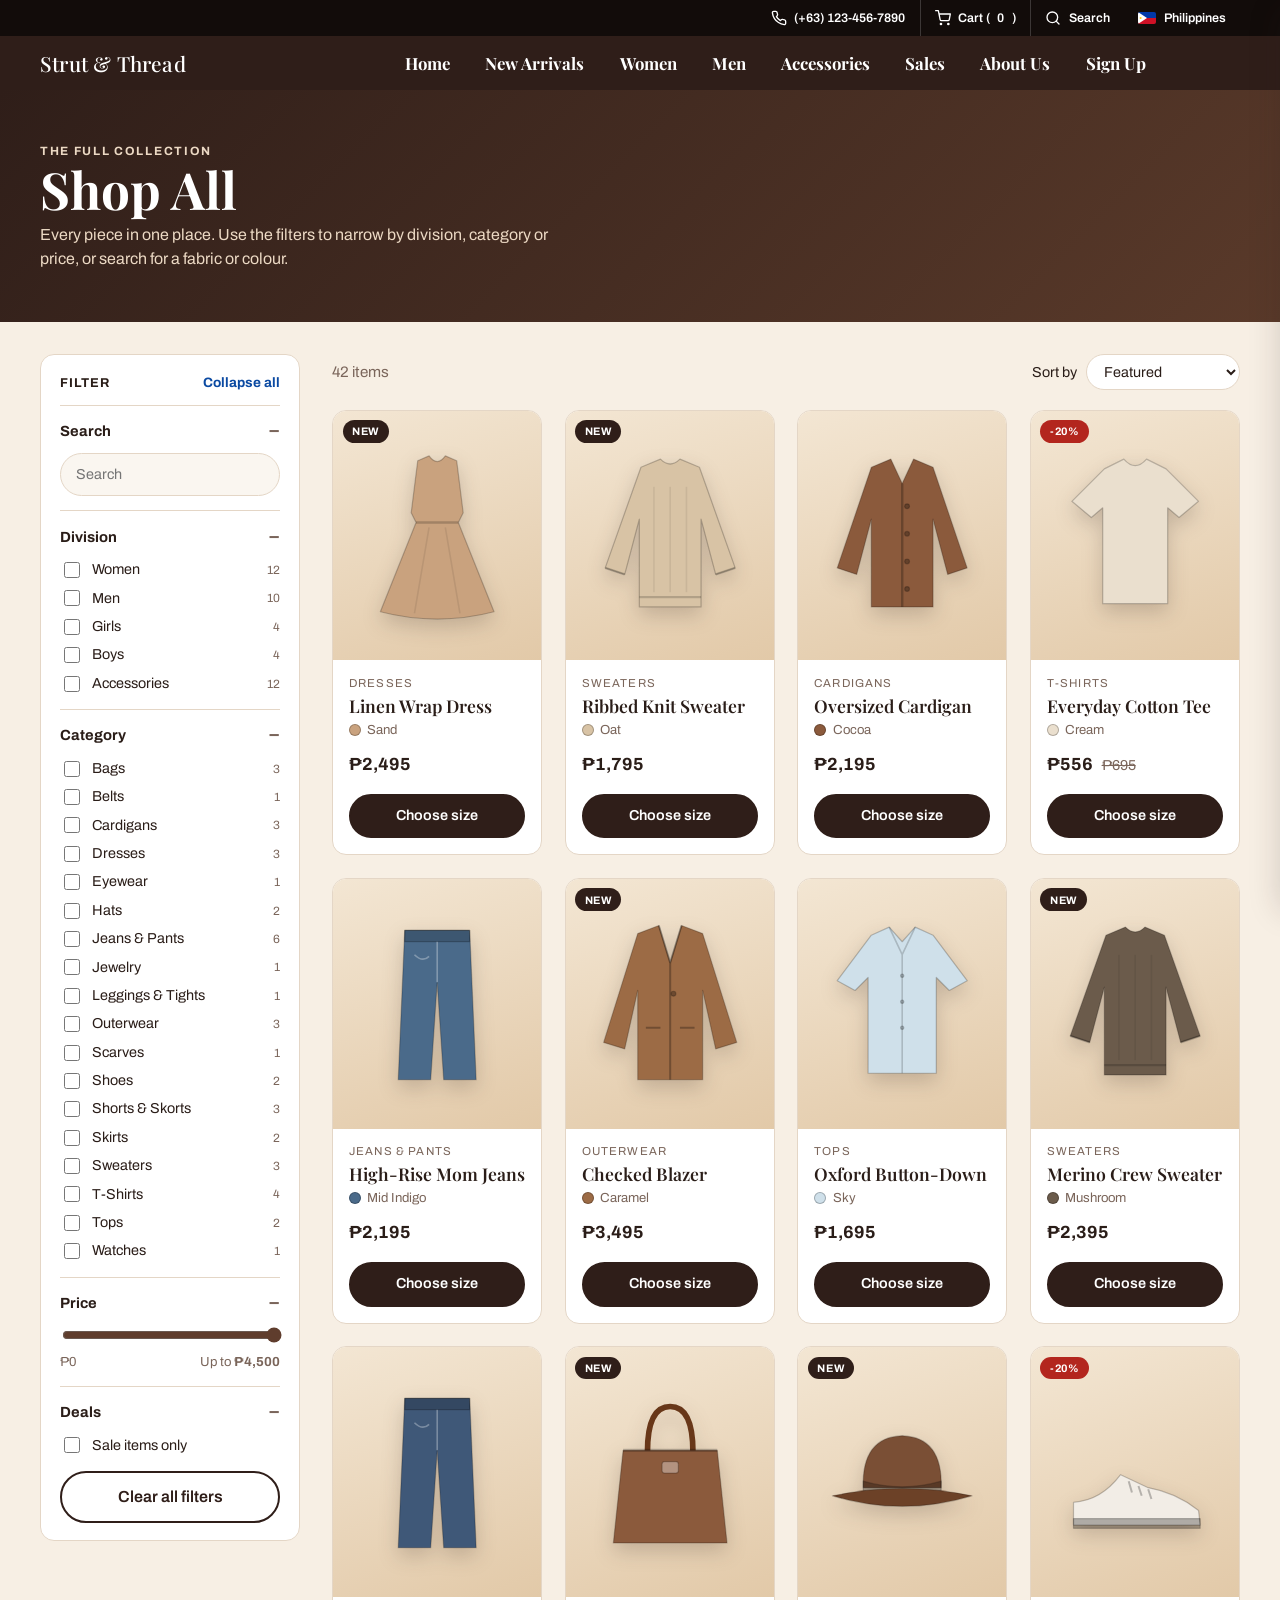
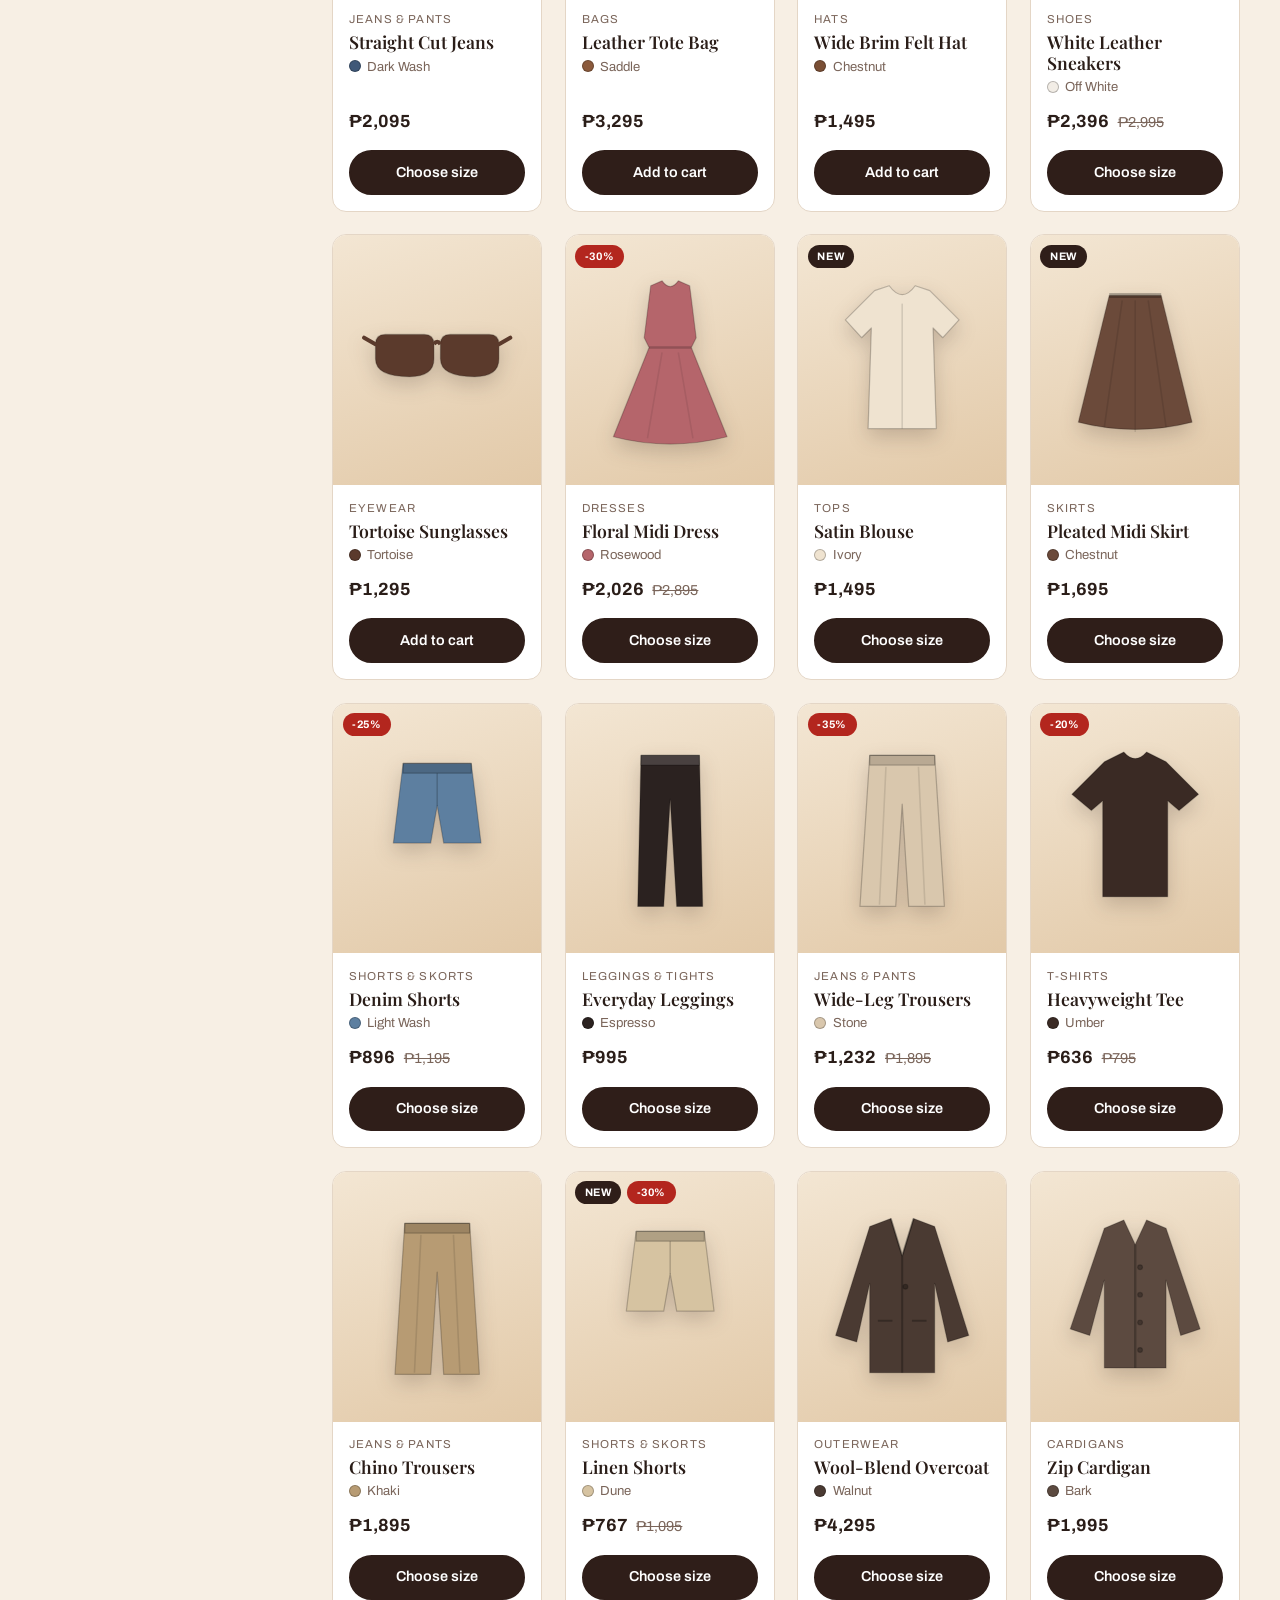
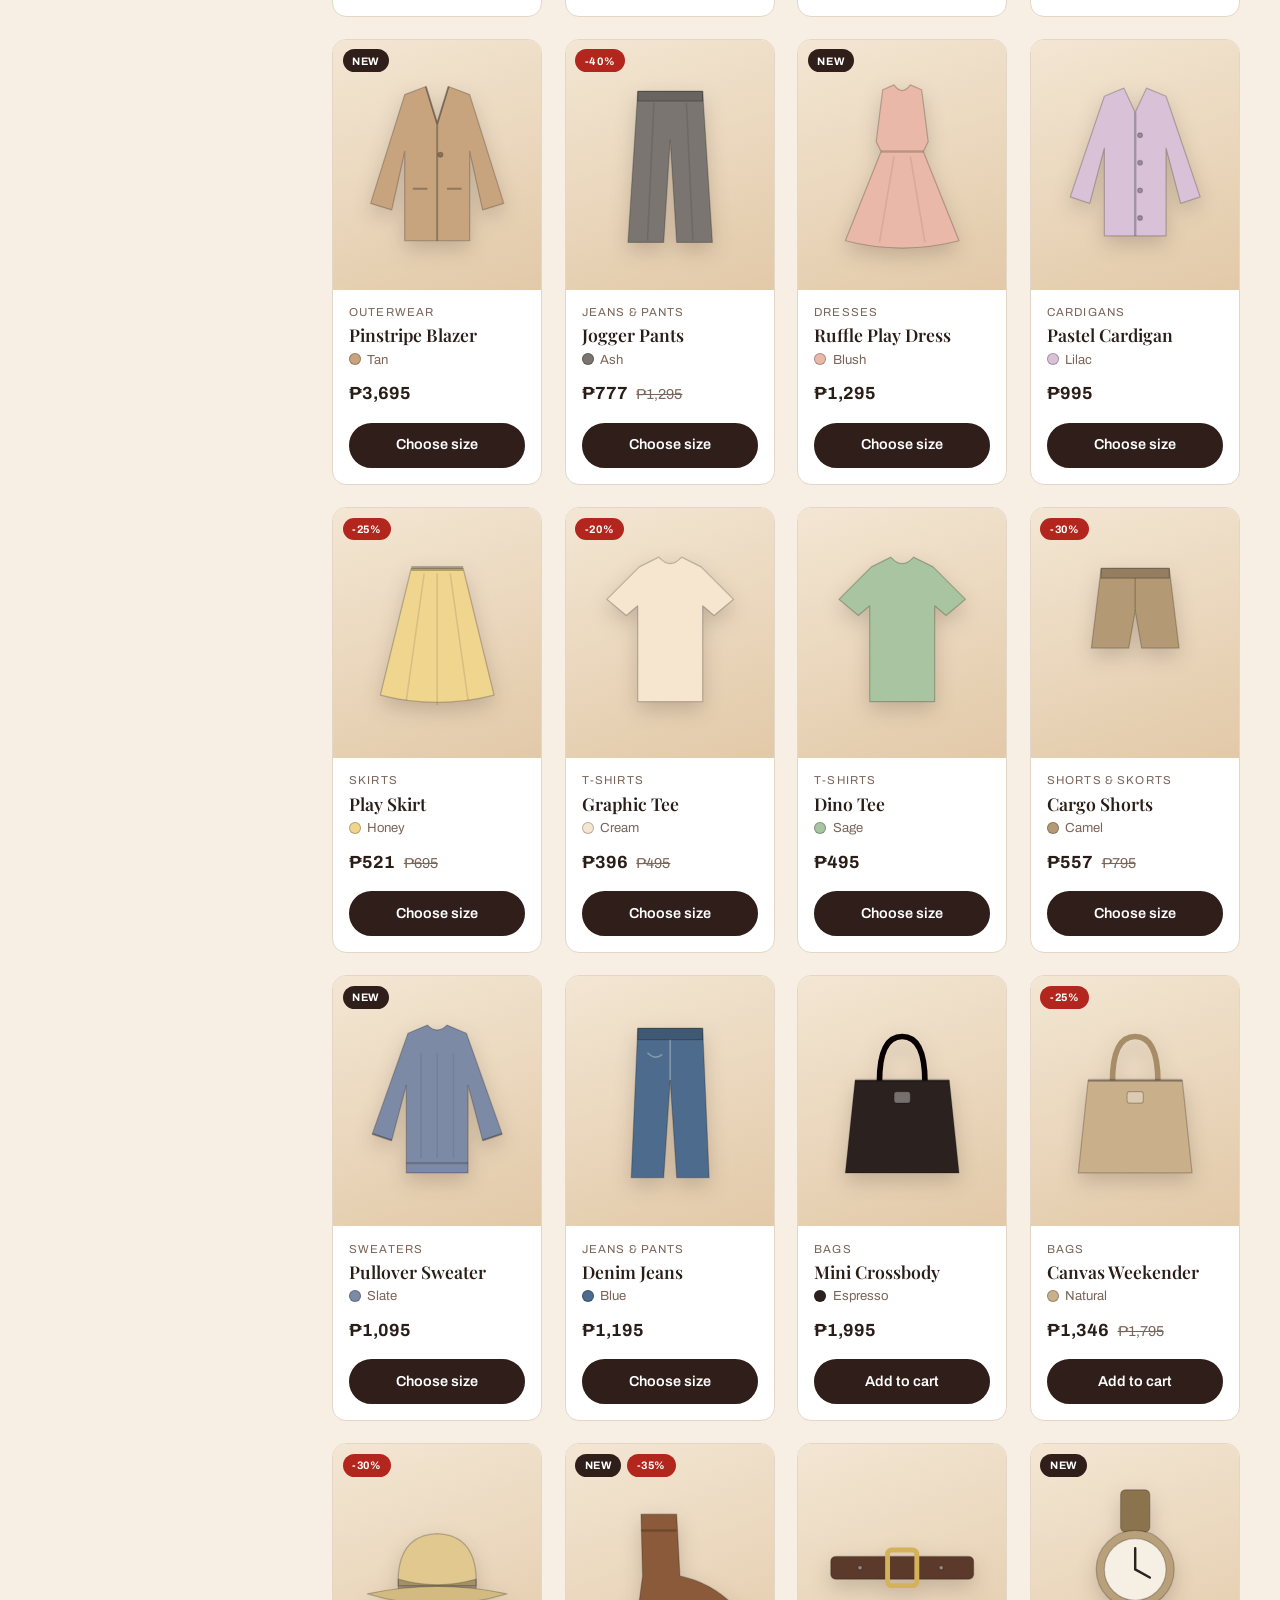
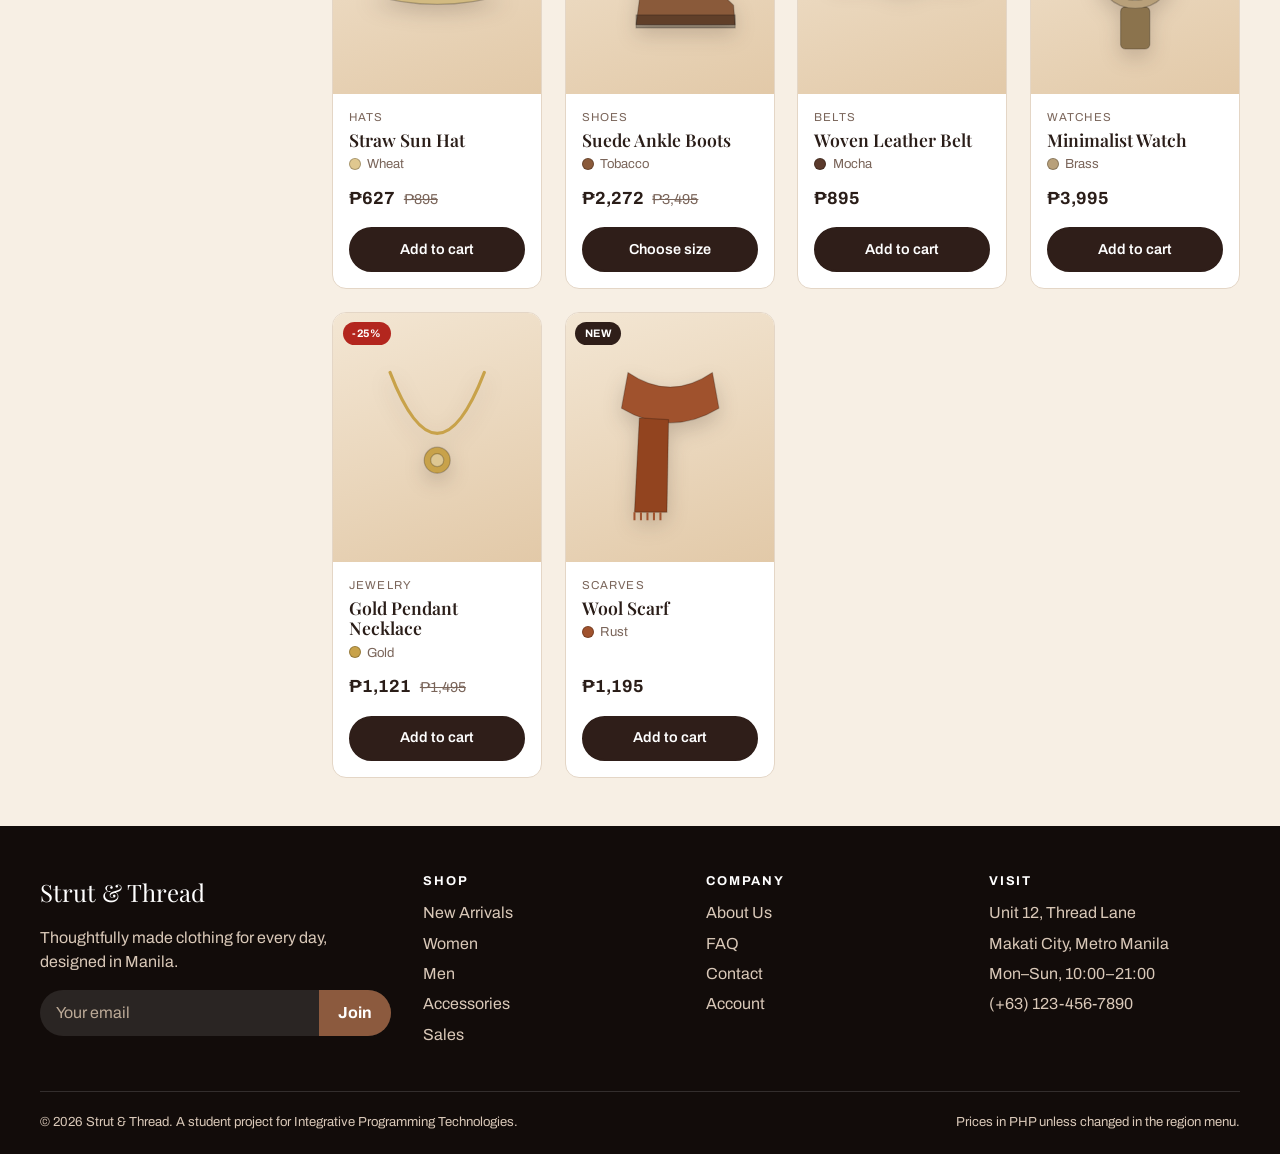
<file: strut-and-thread/shop.html>
<!DOCTYPE html>
<html lang="en">
<head>
  <meta charset="UTF-8">
  <meta name="viewport" content="width=device-width, initial-scale=1">
  <title>Shop All | Strut &amp; Thread</title>
  <meta name="description" content="Browse every Strut &amp; Thread piece. Filter by division, category and price.">
  <link rel="preconnect" href="https://fonts.googleapis.com">
  <link rel="preconnect" href="https://fonts.gstatic.com" crossorigin>
  <link href="https://fonts.googleapis.com/css2?family=Archivo:wght@400;600;700&family=Archivo+Black&family=Playfair+Display:wght@400;500;600;700&display=swap" rel="stylesheet">
  <link rel="stylesheet" href="css/styles.css">
</head>
<body data-page="shop" data-scope="all">
  <div id="site-header"></div>

  <header class="page-banner">
    <div class="page-banner__inner">
      <p class="eyebrow">The full collection</p>
      <h1>Shop All</h1>
      <p>Every piece in one place. Use the filters to narrow by division, category or price, or search for a fabric or colour.</p>
    </div>
  </header>

  <main class="wrap shop">
    <aside class="shop-filters" id="filters" aria-label="Filters"></aside>
    <section aria-label="Products">
      <div class="toolbar">
        <div style="display:flex;align-items:center;gap:.8rem;flex-wrap:wrap">
          <button class="btn btn--ghost filter-toggle" type="button" id="filterToggle" aria-expanded="false" aria-controls="filters">Filters</button>
          <p class="result-count" id="resultCount" aria-live="polite"></p>
        </div>
        <label class="sort">Sort by
          <select id="sortSelect">
            <option value="featured">Featured</option>
            <option value="newest">Newest</option>
            <option value="price-asc">Price: low to high</option>
            <option value="price-desc">Price: high to low</option>
            <option value="discount">Biggest discount</option>
          </select>
        </label>
      </div>
      <div class="active-note" id="activeNote" hidden></div>
      <div class="grid" id="grid"></div>
    </section>
  </main>

  <div id="site-footer"></div>
  <script src="js/data.js"></script>
  <script src="js/app.js"></script>
  <script src="js/shop.js"></script>
</body>
</html>
</file>
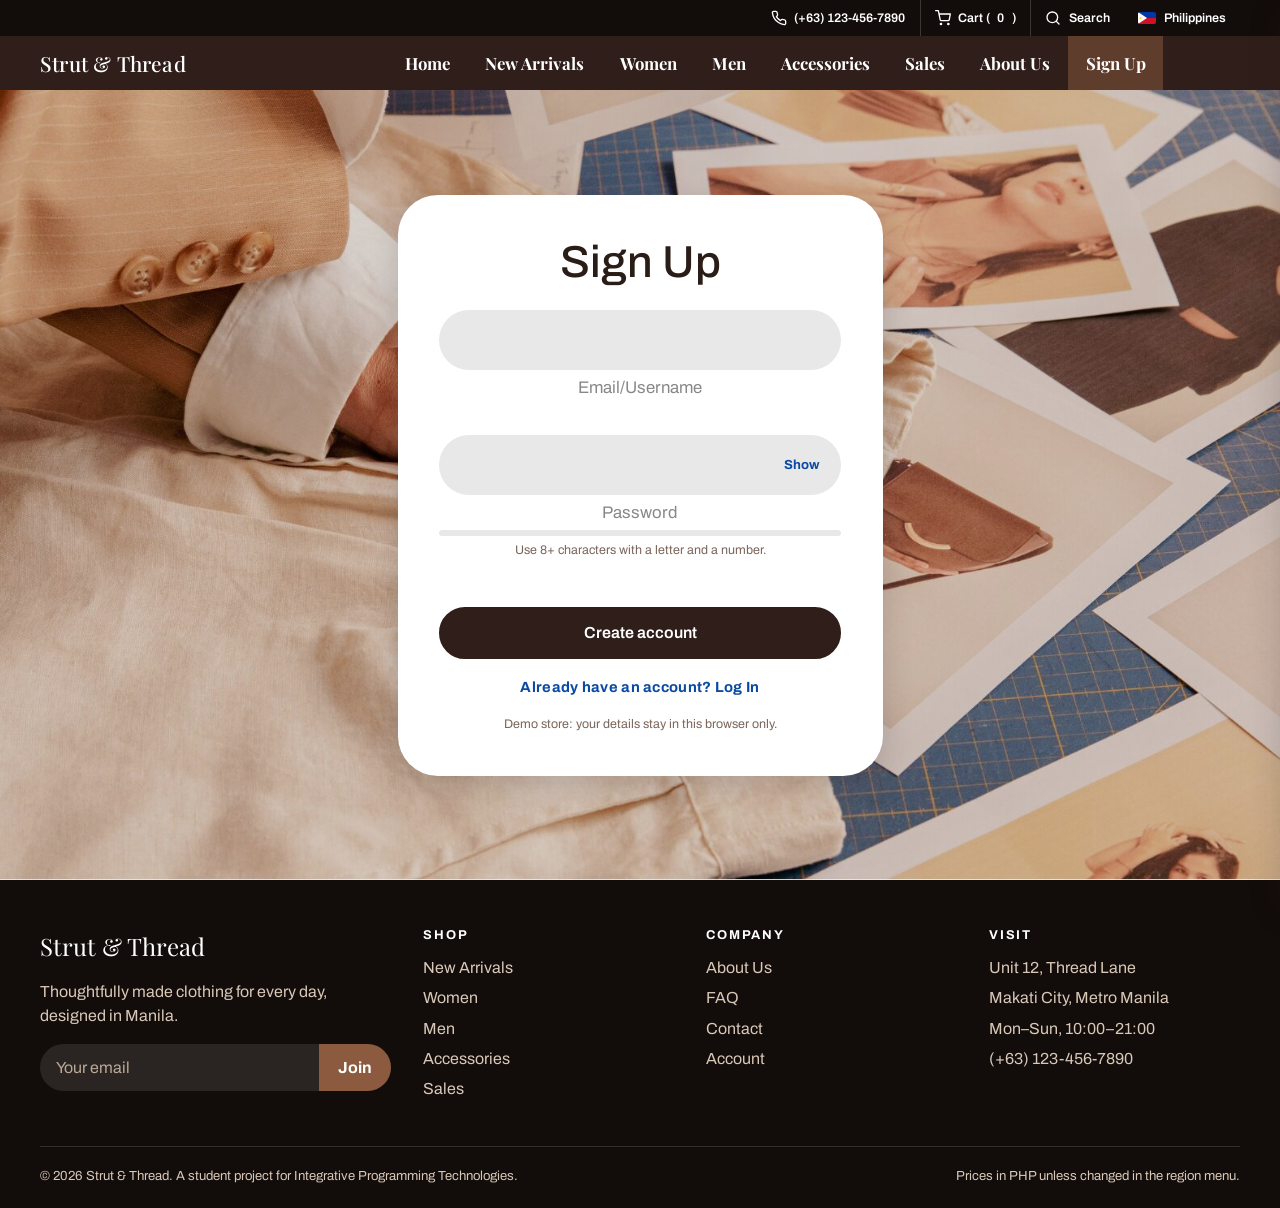
<file: strut-and-thread/signup.html>
<!DOCTYPE html>
<html lang="en">
<head>
  <meta charset="UTF-8">
  <meta name="viewport" content="width=device-width, initial-scale=1">
  <title>Sign Up | Strut &amp; Thread</title>
  <meta name="description" content="Create a Strut &amp; Thread account or log in to check out faster.">
  <link rel="preconnect" href="https://fonts.googleapis.com">
  <link rel="preconnect" href="https://fonts.gstatic.com" crossorigin>
  <link href="https://fonts.googleapis.com/css2?family=Archivo:wght@400;600;700&family=Archivo+Black&family=Playfair+Display:wght@400;500;600;700&display=swap" rel="stylesheet">
  <link rel="stylesheet" href="css/styles.css">
</head>
<body data-page="signup">
  <div id="site-header"></div>

  <main class="auth-page">
    <div class="auth-card" id="authCard" aria-live="polite"></div>
  </main>

  <div id="site-footer"></div>
  <script src="js/data.js"></script>
  <script src="js/app.js"></script>
  <script src="js/auth.js"></script>
</body>
</html>
</file>
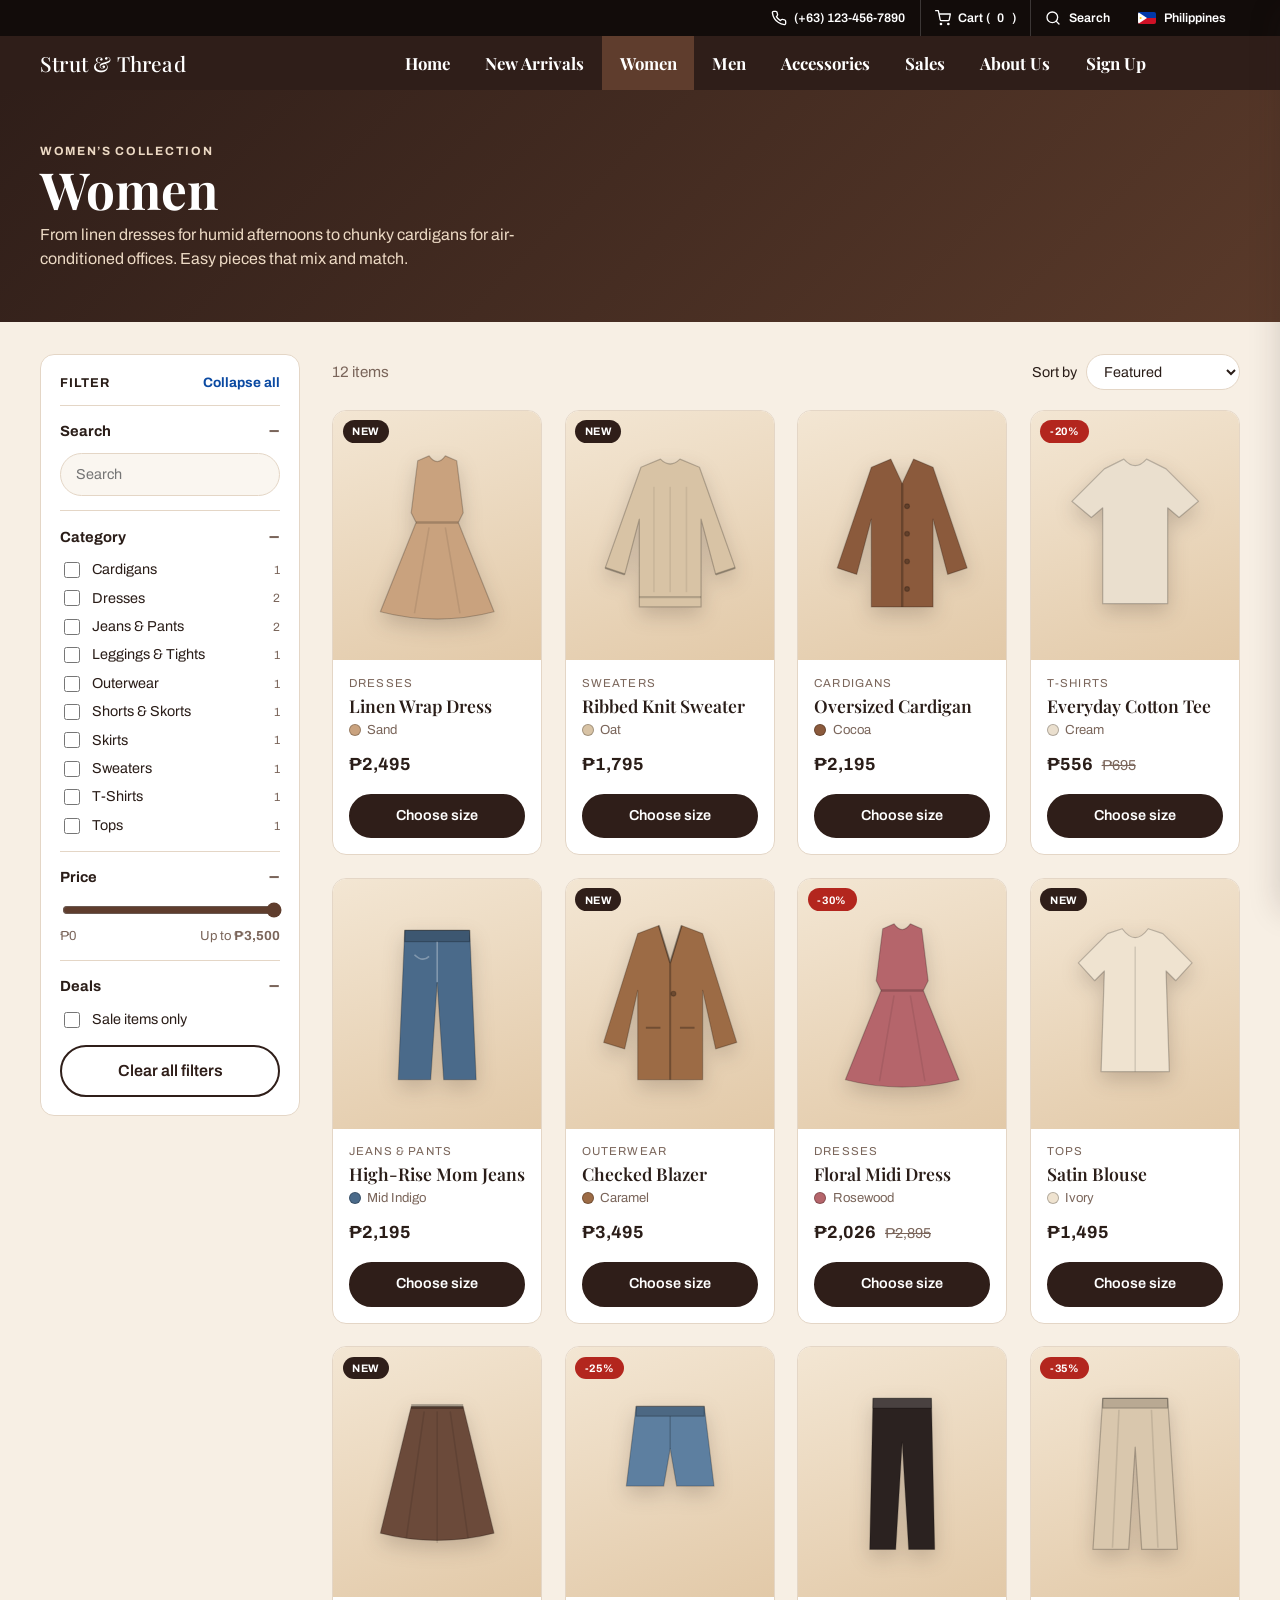
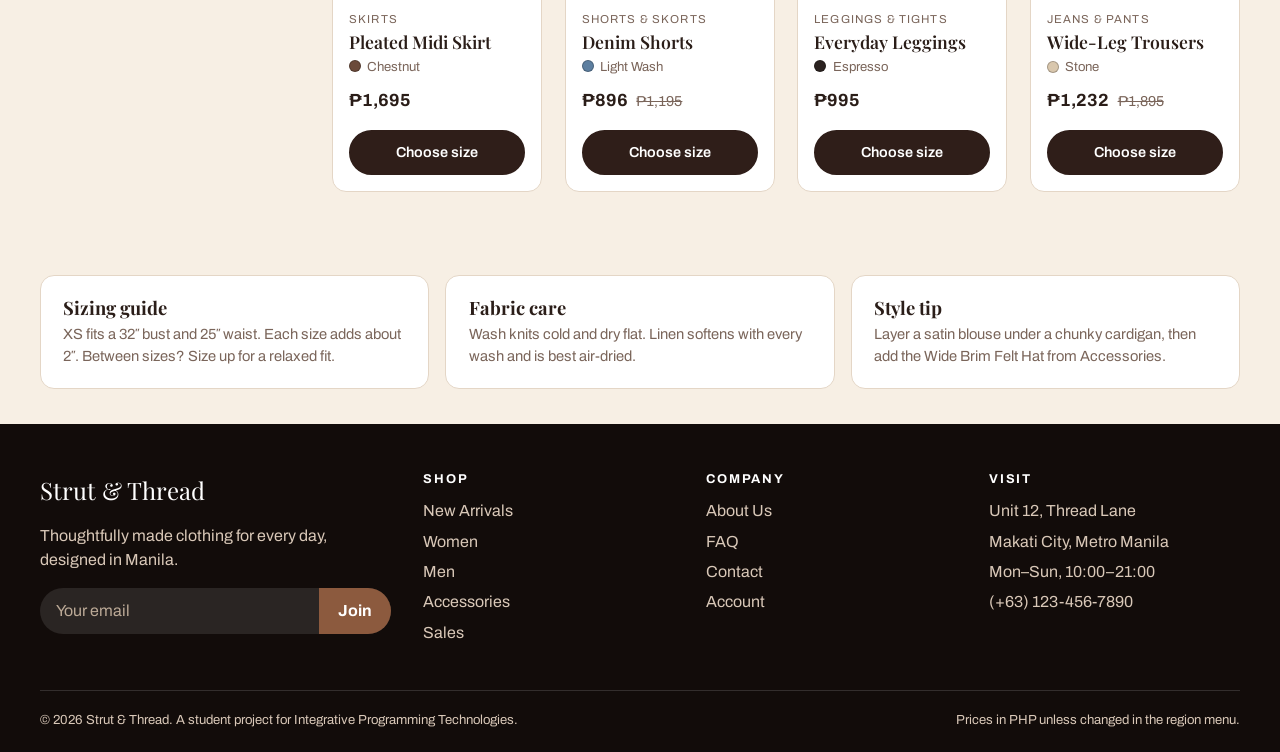
<file: strut-and-thread/women.html>
<!DOCTYPE html>
<html lang="en">
<head>
  <meta charset="UTF-8">
  <meta name="viewport" content="width=device-width, initial-scale=1">
  <title>Women | Strut &amp; Thread</title>
  <meta name="description" content="Women's dresses, knitwear, tops, denim and tailoring from Strut &amp; Thread.">
  <link rel="preconnect" href="https://fonts.googleapis.com">
  <link rel="preconnect" href="https://fonts.gstatic.com" crossorigin>
  <link href="https://fonts.googleapis.com/css2?family=Archivo:wght@400;600;700&family=Archivo+Black&family=Playfair+Display:wght@400;500;600;700&display=swap" rel="stylesheet">
  <link rel="stylesheet" href="css/styles.css">
</head>
<body data-page="women" data-scope="women">
  <div id="site-header"></div>

  <header class="page-banner">
    <div class="page-banner__inner">
      <p class="eyebrow">Women&rsquo;s collection</p>
      <h1>Women</h1>
      <p>From linen dresses for humid afternoons to chunky cardigans for air-conditioned offices. Easy pieces that mix and match.</p>
    </div>
  </header>

  <main>
    <div class="wrap shop">
      <aside class="shop-filters" id="filters" aria-label="Filters"></aside>
      <section aria-label="Products">
        <div class="toolbar">
          <div style="display:flex;align-items:center;gap:.8rem;flex-wrap:wrap">
            <button class="btn btn--ghost filter-toggle" type="button" id="filterToggle" aria-expanded="false" aria-controls="filters">Filters</button>
            <p class="result-count" id="resultCount" aria-live="polite"></p>
          </div>
          <label class="sort">Sort by
            <select id="sortSelect">
              <option value="featured">Featured</option>
              <option value="newest">Newest</option>
              <option value="price-asc">Price: low to high</option>
              <option value="price-desc">Price: high to low</option>
              <option value="discount">Biggest discount</option>
            </select>
          </label>
        </div>
        <div class="active-note" id="activeNote" hidden></div>
        <div class="grid" id="grid"></div>
      </section>
    </div>

    <div class="wrap">
      <div class="promo-strip">
        <div class="promo"><h3>Sizing guide</h3><p>XS fits a 32&Prime; bust and 25&Prime; waist. Each size adds about 2&Prime;. Between sizes? Size up for a relaxed fit.</p></div>
        <div class="promo"><h3>Fabric care</h3><p>Wash knits cold and dry flat. Linen softens with every wash and is best air-dried.</p></div>
        <div class="promo"><h3>Style tip</h3><p>Layer a satin blouse under a chunky cardigan, then add the Wide Brim Felt Hat from Accessories.</p></div>
      </div>
    </div>
  </main>

  <div id="site-footer"></div>
  <script src="js/data.js"></script>
  <script src="js/app.js"></script>
  <script src="js/shop.js"></script>
</body>
</html>
</file>
<file: strut-and-thread/css/styles.css>
/* ==========================================================
   Strut & Thread - stylesheet
   1. Tokens   2. Base   3. Header   4. Home   5. Shop
   6. Cart / overlays   7. Sign up   8. About   9. Footer
   10. Responsive
   ========================================================== */

/* ---------- 1. Tokens ---------- */
:root {
  --ink: #120c0a;          /* top bar */
  --espresso: #2f1e19;     /* main nav */
  --cocoa: #5f3d2d;        /* active tab */
  --frame: #8c5a3e;        /* card frames */
  --tan-top: #b98a62;
  --tan-bottom: #ead9bf;
  --cream: #f7efe4;
  --paper: #ffffff;
  --text: #2a1d18;
  --muted: #7a655a;
  --line: #e4d6c6;
  --link: #0b4aa2;
  --sale: #b3261e;
  --ok: #2e7d4f;

  --font-display: 'Playfair Display', Georgia, 'Times New Roman', serif;
  --font-body: 'Archivo', Arial, Helvetica, sans-serif;
  --font-black: 'Archivo Black', 'Arial Black', Arial, sans-serif;

  --radius: 14px;
  --shadow: 0 10px 30px rgba(47, 30, 25, .18);
  --gutter: clamp(16px, 4vw, 40px);
}

/* ---------- 2. Base ---------- */
*, *::before, *::after { box-sizing: border-box; }
html { scroll-behavior: smooth; }
body {
  margin: 0;
  font-family: var(--font-body);
  color: var(--text);
  background: var(--cream);
  line-height: 1.5;
  -webkit-font-smoothing: antialiased;
}
img, svg { max-width: 100%; display: block; }
a { color: inherit; }
button, input, select, textarea { font: inherit; color: inherit; }
button { cursor: pointer; }
h1, h2, h3 { font-family: var(--font-display); line-height: 1.15; margin: 0 0 .5em; text-wrap: balance; }
:focus-visible { outline: 3px solid #e0a15f; outline-offset: 2px; }
[hidden] { display: none !important; }
.visually-hidden { position: absolute; width: 1px; height: 1px; overflow: hidden; clip: rect(0 0 0 0); white-space: nowrap; }
.wrap { width: min(1280px, 100%); margin-inline: auto; padding-inline: var(--gutter); }
.icon svg { width: 18px; height: 18px; fill: none; stroke: currentColor; stroke-width: 2; stroke-linecap: round; stroke-linejoin: round; }

.btn {
  display: inline-flex; align-items: center; justify-content: center; gap: .5rem;
  padding: .75rem 1.5rem; border: 2px solid var(--espresso); border-radius: 999px;
  background: var(--espresso); color: #fff; font-weight: 600; text-decoration: none;
  transition: background .2s, color .2s, transform .1s;
}
.btn:hover { background: var(--cocoa); border-color: var(--cocoa); }
.btn:active { transform: scale(.98); }
.btn--ghost { background: transparent; color: var(--espresso); }
.btn--ghost:hover { background: var(--espresso); color: #fff; }
.btn--block { width: 100%; }
.btn[disabled] { opacity: .5; cursor: not-allowed; }

/* ---------- 3. Header ---------- */
.site-header { position: sticky; top: 0; z-index: 50; }
.topbar { background: var(--ink); color: #fff; font-size: .78rem; font-weight: 600; }
.topbar__inner { display: flex; justify-content: flex-end; align-items: stretch; width: min(1280px, 100%); margin-inline: auto; padding-inline: var(--gutter); }
.topbar__item {
  display: inline-flex; align-items: center; gap: .45rem; padding: .55rem .9rem;
  background: none; border: 0; border-left: 1px solid rgba(255,255,255,.18);
  color: inherit; text-decoration: none; font-size: inherit; font-weight: inherit;
}
.topbar__item:first-child { border-left: 0; }
.topbar__item:hover { background: rgba(255,255,255,.1); }
.topbar__item .icon svg { width: 16px; height: 16px; }
.region { position: relative; display: flex; }
.region__menu {
  position: absolute; right: 0; top: 100%; min-width: 210px; margin: 0; padding: .35rem; list-style: none;
  background: var(--ink); border: 1px solid rgba(255,255,255,.2); border-radius: 0 0 10px 10px; box-shadow: var(--shadow);
}
.region__menu button { width: 100%; text-align: left; padding: .6rem .8rem; background: none; border: 0; border-radius: 6px; color: #fff; }
.region__menu button:hover, .region__menu button[aria-checked="true"] { background: rgba(255,255,255,.14); }
.flag { width: 18px; height: 12px; border-radius: 2px; }

.mainnav {
  display: flex; align-items: center; justify-content: space-between; gap: 1rem;
  background: var(--espresso); color: #fff; padding-inline: var(--gutter);
  min-height: 54px; position: relative;
}
.brand { font-family: var(--font-display); font-size: 1.3rem; font-weight: 500; text-decoration: none; letter-spacing: .01em; white-space: nowrap; }
.nav-links { display: flex; align-items: stretch; margin: 0; padding: 0; list-style: none; align-self: stretch; margin-right: clamp(0px, 6vw, 110px); }
.nav-links a {
  display: flex; align-items: center; height: 100%; padding: 0 clamp(.6rem, 1.4vw, 1.1rem);
  font-family: var(--font-display); font-weight: 700; font-size: 1.05rem; text-decoration: none; color: #fff;
  transition: background .2s;
}
.nav-links a:hover { background: rgba(255,255,255,.1); }
.nav-links a[aria-current="page"] { background: var(--cocoa); }
.nav-toggle { display: none; background: none; border: 1px solid rgba(255,255,255,.4); border-radius: 8px; color: #fff; padding: .45rem .8rem; font-weight: 600; }

/* ---------- 4. Home ---------- */
.hero {
  position: relative; min-height: clamp(280px, 38vw, 420px); display: grid; place-items: center; text-align: center; color: #fff;
  background: linear-gradient(rgba(18,12,10,.35), rgba(18,12,10,.45)), url('../images/hero.jpg') center / cover no-repeat;
  padding: 2rem var(--gutter);
}
.hero h1 { font-family: var(--font-black); font-size: clamp(2.4rem, 8vw, 5.6rem); letter-spacing: .01em; margin: 0 0 1.4rem; text-shadow: 0 4px 18px rgba(0,0,0,.35); text-transform: uppercase; }
.hero .shop-now {
  display: inline-block; padding: .8rem 2.4rem; background: rgba(18,12,10,.55); color: #fff; font-size: clamp(1.2rem, 3vw, 1.9rem);
  letter-spacing: .04em; text-decoration: none; text-transform: uppercase; border: 2px solid rgba(255,255,255,.7); transition: background .2s, color .2s;
}
.hero .shop-now:hover { background: #fff; color: var(--ink); }

.home-layout { display: grid; grid-template-columns: 245px 1fr; background: linear-gradient(var(--tan-top), var(--tan-bottom)); }
.filter-panel { background: #fff; padding: 1rem 1.1rem 2rem; font-size: .85rem; }
.filter-panel__head { display: flex; justify-content: space-between; align-items: center; padding-bottom: .7rem; border-bottom: 1px solid var(--line); }
.filter-panel__head h2 { font-family: var(--font-body); font-size: .8rem; letter-spacing: .06em; text-transform: uppercase; margin: 0; }
.link-btn { background: none; border: 0; padding: 0; color: var(--link); font-weight: 700; font-size: .85rem; }
.link-btn:hover { text-decoration: underline; }
.side-search { display: flex; margin: 1rem 0; background: #e6e6e6; border-radius: 999px; overflow: hidden; }
.side-search input { flex: 1; min-width: 0; border: 0; background: transparent; padding: .5rem .9rem; font-size: .85rem; }
.side-search button { border: 0; background: transparent; padding: 0 .8rem; color: #555; }
.fav-searches { border-block: 1px solid var(--line); padding: .6rem 0; margin-bottom: 1rem; }
.fav-searches > button { display: flex; justify-content: space-between; width: 100%; background: none; border: 0; padding: .1rem 0; font-size: .78rem; font-weight: 700; }
.fav-searches ul { margin: .5rem 0 0; padding: 0; list-style: none; }
.fav-searches li a { display: block; padding: .2rem 0; color: var(--link); text-decoration: none; }
.fav-searches li a:hover { text-decoration: underline; }
.filter-group { border-left: 2px solid #5fc6c9; padding-left: .7rem; margin: 1.2rem 0; }
.filter-group h3 { font-family: var(--font-body); font-size: 1rem; margin: 0 0 .25rem; font-weight: 700; }
.filter-group ul { margin: 0; padding: 0; list-style: none; }
.filter-group a { display: block; padding: .1rem 0; font-size: .78rem; text-decoration: none; }
.filter-group a:hover { color: var(--cocoa); text-decoration: underline; }

.collections { display: grid; grid-template-columns: repeat(3, 1fr); gap: clamp(1rem, 3vw, 3rem); padding: 1.6rem var(--gutter) 2.4rem; align-content: start; }
.collection { text-align: center; text-decoration: none; }
.collection h2 { font-size: clamp(1.2rem, 2.2vw, 1.8rem); color: #5a3a2a; margin-bottom: .7rem; }
.collection__frame { display: block; padding: 14px; background: var(--frame); border-radius: 26px; transition: transform .25s, box-shadow .25s; box-shadow: 0 6px 16px rgba(47,30,25,.25); }
.collection__frame img { width: 100%; aspect-ratio: 263 / 304; object-fit: cover; border-radius: 12px; }
.collection:hover .collection__frame, .collection:focus-visible .collection__frame { transform: translateY(-6px); box-shadow: 0 14px 28px rgba(47,30,25,.32); }

.promo-strip { display: grid; grid-template-columns: repeat(auto-fit, minmax(220px, 1fr)); gap: 1rem; padding-block: 2.2rem; }
.promo { padding: 1.3rem 1.4rem; background: #fff; border: 1px solid var(--line); border-radius: var(--radius); }
.promo h3 { font-size: 1.15rem; margin-bottom: .3rem; }
.promo p { margin: 0; color: var(--muted); font-size: .92rem; }
.section-head { display: flex; justify-content: space-between; align-items: end; gap: 1rem; margin: 2.2rem 0 1rem; }
.section-head h2 { font-size: clamp(1.5rem, 3vw, 2.1rem); margin: 0; }

/* ---------- 5. Shop pages ---------- */
.page-banner { background: linear-gradient(135deg, var(--espresso), #5a3a2a); color: #fff; padding: clamp(1.8rem, 5vw, 3.2rem) var(--gutter); }
.page-banner__inner { width: min(1280px, 100%); margin-inline: auto; }
.page-banner h1 { font-size: clamp(2rem, 5vw, 3.2rem); margin-bottom: .3rem; }
.page-banner p { margin: 0; max-width: 60ch; color: #ecd9c4; }
.eyebrow { text-transform: uppercase; letter-spacing: .14em; font-size: .75rem; font-weight: 700; color: #e0b98d; margin-bottom: .5rem; }
.shop { display: grid; grid-template-columns: 260px 1fr; gap: 2rem; padding-block: 2rem 3rem; align-items: start; }
.shop-filters { position: sticky; top: 110px; background: #fff; border: 1px solid var(--line); border-radius: var(--radius); padding: 1.1rem 1.2rem; }
.shop-filters .filter-panel__head { padding-top: 0; }
.fsection { border-bottom: 1px solid var(--line); padding: .9rem 0; }
.fsection:last-of-type { border-bottom: 0; }
.fsection > summary { list-style: none; cursor: pointer; display: flex; justify-content: space-between; font-weight: 700; font-size: .92rem; }
.fsection > summary::-webkit-details-marker { display: none; }
.fsection > summary::after { content: '+'; font-size: 1.2rem; line-height: 1; color: var(--muted); }
.fsection[open] > summary::after { content: '\2212'; }
.fsection__body { display: grid; gap: .4rem; margin-top: .7rem; font-size: .9rem; }
.check { display: flex; align-items: center; gap: .55rem; cursor: pointer; }
.check input { accent-color: var(--cocoa); width: 16px; height: 16px; }
.check small { color: var(--muted); margin-left: auto; }
.field-input { width: 100%; padding: .6rem .9rem; border: 1px solid var(--line); border-radius: 999px; background: #faf6f0; }
.range { width: 100%; accent-color: var(--cocoa); }
.range-out { display: flex; justify-content: space-between; font-size: .82rem; color: var(--muted); font-variant-numeric: tabular-nums; }
.filter-toggle { display: none; }

.toolbar { display: flex; flex-wrap: wrap; justify-content: space-between; align-items: center; gap: .8rem; margin-bottom: 1.2rem; }
.result-count { margin: 0; color: var(--muted); font-size: .95rem; }
.sort { display: flex; align-items: center; gap: .6rem; font-size: .9rem; }
.sort select { padding: .5rem .8rem; border: 1px solid var(--line); border-radius: 999px; background: #fff; }
.active-note { display: flex; flex-wrap: wrap; align-items: center; gap: .6rem; margin-bottom: 1rem; padding: .7rem 1rem; background: #f0e2cf; border-radius: 10px; font-size: .9rem; }

.grid { display: grid; grid-template-columns: repeat(auto-fill, minmax(210px, 1fr)); gap: 1.4rem; }
.card { display: flex; flex-direction: column; background: #fff; border: 1px solid var(--line); border-radius: var(--radius); overflow: hidden; transition: transform .2s, box-shadow .2s; }
.card:hover { transform: translateY(-4px); box-shadow: var(--shadow); }
.card__media { position: relative; display: block; width: 100%; padding: 0; border: 0; background: linear-gradient(160deg, #f3e6d3, #e2c9a8); aspect-ratio: 5 / 6; }
.card__media svg { width: 78%; height: 78%; margin: 11% auto; filter: drop-shadow(0 8px 10px rgba(47,30,25,.2)); transition: transform .3s; }
.card:hover .card__media svg { transform: scale(1.05) rotate(-1deg); }
.badges { position: absolute; top: .6rem; left: .6rem; display: flex; gap: .35rem; }
.badge { padding: .2rem .6rem; border-radius: 999px; background: var(--espresso); color: #fff; font-size: .68rem; font-weight: 700; letter-spacing: .06em; text-transform: uppercase; }
.badge--sale { background: var(--sale); }
.card__body { display: flex; flex-direction: column; gap: .25rem; padding: .9rem 1rem 1rem; flex: 1; }
.card__cat { font-size: .72rem; text-transform: uppercase; letter-spacing: .1em; color: var(--muted); }
.card__name { font-family: var(--font-display); font-size: 1.1rem; font-weight: 600; margin: 0; }
.card__color { font-size: .82rem; color: var(--muted); display: flex; align-items: center; gap: .4rem; }
.swatch { width: 12px; height: 12px; border-radius: 50%; border: 1px solid rgba(0,0,0,.25); }
.price { display: flex; align-items: baseline; gap: .55rem; margin-top: auto; padding-top: .5rem; font-variant-numeric: tabular-nums; }
.price strong { font-size: 1.1rem; }
.price s { color: var(--muted); font-size: .9rem; }
.price .off { color: var(--sale); font-weight: 700; font-size: .82rem; }
.card .btn { margin-top: .7rem; padding: .6rem 1rem; font-size: .9rem; }
.empty { grid-column: 1 / -1; text-align: center; padding: 3rem 1rem; background: #fff; border: 1px dashed var(--line); border-radius: var(--radius); }
.empty h3 { font-size: 1.4rem; }

/* ---------- 6. Cart, modals, toast ---------- */
.overlay { position: fixed; inset: 0; z-index: 100; background: rgba(18,12,10,.55); opacity: 0; pointer-events: none; transition: opacity .25s; }
.overlay.open { opacity: 1; pointer-events: auto; }
.drawer {
  position: fixed; top: 0; right: 0; z-index: 101; width: min(420px, 100%); height: 100%; display: flex; flex-direction: column;
  background: #fff; transform: translateX(100%); transition: transform .3s; box-shadow: var(--shadow);
}
.drawer.open { transform: translateX(0); }
.drawer__head { display: flex; justify-content: space-between; align-items: center; padding: 1rem 1.2rem; background: var(--espresso); color: #fff; }
.drawer__head h2 { margin: 0; font-size: 1.3rem; }
.icon-btn { background: none; border: 0; color: inherit; font-size: 1.6rem; line-height: 1; padding: .2rem .5rem; border-radius: 8px; }
.icon-btn:hover { background: rgba(0,0,0,.08); }
.drawer__head .icon-btn:hover { background: rgba(255,255,255,.15); }
.cart-items { flex: 1; overflow-y: auto; margin: 0; padding: .5rem 1.2rem; list-style: none; }
.cart-item { display: grid; grid-template-columns: 64px 1fr auto; gap: .8rem; align-items: center; padding: .9rem 0; border-bottom: 1px solid var(--line); }
.cart-item__img { width: 64px; height: 72px; border-radius: 8px; background: linear-gradient(160deg, #f3e6d3, #e2c9a8); display: grid; place-items: center; }
.cart-item__img svg { width: 80%; height: 80%; }
.cart-item h3 { font-family: var(--font-body); font-size: .92rem; margin: 0; font-weight: 700; }
.cart-item small { color: var(--muted); }
.qty { display: inline-flex; align-items: center; margin-top: .35rem; border: 1px solid var(--line); border-radius: 999px; }
.qty button { width: 28px; height: 28px; background: none; border: 0; font-size: 1rem; }
.qty span { min-width: 22px; text-align: center; font-size: .88rem; font-variant-numeric: tabular-nums; }
.cart-item__price { text-align: right; font-weight: 700; font-variant-numeric: tabular-nums; }
.cart-item__price button { display: block; margin: .3rem 0 0 auto; background: none; border: 0; color: var(--muted); font-size: .78rem; text-decoration: underline; }
.drawer__foot { padding: 1rem 1.2rem 1.3rem; border-top: 1px solid var(--line); display: grid; gap: .7rem; }
.subtotal { display: flex; justify-content: space-between; font-size: 1.1rem; font-weight: 700; font-variant-numeric: tabular-nums; }
.cart-empty { padding: 3rem 1rem; text-align: center; color: var(--muted); }

.modal { position: fixed; inset: 0; z-index: 102; display: grid; place-items: center; padding: 1rem; opacity: 0; pointer-events: none; transition: opacity .2s; }
.modal.open { opacity: 1; pointer-events: auto; }
.modal__panel { position: relative; width: min(760px, 100%); max-height: calc(100vh - 2rem); overflow-y: auto; background: #fff; border-radius: 18px; box-shadow: var(--shadow); }
.modal__close { position: absolute; top: .6rem; right: .8rem; z-index: 2; }
.quick { display: grid; grid-template-columns: 1fr 1fr; }
.quick__media { background: linear-gradient(160deg, #f3e6d3, #e2c9a8); display: grid; place-items: center; padding: 1.5rem; min-height: 280px; }
.quick__media svg { width: 85%; }
.quick__info { padding: 2rem 1.6rem; display: grid; gap: .8rem; align-content: start; }
.quick__info h2 { margin: 0; font-size: 1.7rem; }
.quick__info p { margin: 0; color: var(--muted); }
.size-row { display: flex; flex-wrap: wrap; gap: .5rem; }
.size-row label { cursor: pointer; }
.size-row input { position: absolute; opacity: 0; }
.size-row span { display: inline-block; min-width: 44px; padding: .45rem .8rem; border: 1px solid var(--line); border-radius: 999px; text-align: center; font-size: .88rem; }
.size-row input:checked + span { background: var(--espresso); color: #fff; border-color: var(--espresso); }
.size-row input:focus-visible + span { outline: 3px solid #e0a15f; outline-offset: 2px; }
.field-error { margin: 0; min-height: 1.2em; color: var(--sale); font-size: .82rem; font-weight: 600; }

.search-modal { align-items: start; padding-top: 12vh; }
.search-box { padding: 1.2rem; }
.search-box form { display: flex; gap: .6rem; }
.search-box input[type="search"] { flex: 1; min-width: 0; padding: .85rem 1.2rem; font-size: 1.05rem; border: 2px solid var(--line); border-radius: 999px; background: #faf6f0; }
.live-results { margin: 1rem 0 0; padding: 0; list-style: none; max-height: 50vh; overflow-y: auto; }
.live-results a { display: flex; justify-content: space-between; gap: 1rem; padding: .7rem .9rem; border-radius: 10px; text-decoration: none; }
.live-results a:hover, .live-results a:focus-visible { background: #f5ebdd; }
.live-results small { color: var(--muted); }
.live-hint { color: var(--muted); font-size: .88rem; margin: .9rem .3rem 0; }

.toast-zone { position: fixed; left: 50%; bottom: 1.4rem; z-index: 200; display: grid; gap: .5rem; transform: translateX(-50%); width: min(420px, calc(100% - 2rem)); }
.toast { padding: .85rem 1.2rem; border-radius: 12px; background: var(--ink); color: #fff; box-shadow: var(--shadow); font-size: .92rem; animation: toast-in .25s ease-out; }
.toast--ok { background: var(--ok); }
.toast--error { background: var(--sale); }
@keyframes toast-in { from { opacity: 0; transform: translateY(10px); } to { opacity: 1; transform: none; } }

/* ---------- 7. Sign up / log in ---------- */
.auth-page {
  min-height: calc(100vh - 110px); display: grid; place-items: center; padding: 3rem var(--gutter);
  background: linear-gradient(rgba(18,12,10,.08), rgba(18,12,10,.08)), url('../images/signup-bg.jpg') center / cover no-repeat;
}
.auth-card { width: min(485px, 100%); padding: clamp(1.6rem, 5vw, 2.6rem) clamp(1.4rem, 5vw, 2.6rem); background: #fff; border-radius: 40px; box-shadow: var(--shadow); text-align: center; }
.auth-card h1 { font-family: var(--font-body); font-weight: 500; font-size: clamp(2rem, 5vw, 2.8rem); margin-bottom: 1.4rem; }
.auth-form { display: grid; gap: .3rem; text-align: left; }
.auth-field { display: grid; gap: .3rem; margin-bottom: .6rem; }
.auth-field input { width: 100%; padding: 1rem 1.4rem; border: 2px solid transparent; border-radius: 999px; background: #e8e8e8; font-size: 1rem; transition: border-color .2s, background .2s; }
.auth-field input:focus { background: #fff; border-color: var(--cocoa); outline: none; }
.auth-field input[aria-invalid="true"] { border-color: var(--sale); background: #fdeeed; }
.auth-field label { text-align: center; color: #888; font-size: 1.05rem; order: 1; }
.auth-field .field-error { order: 4; text-align: center; }
.password-wrap { position: relative; order: 0; }
.password-wrap input { padding-right: 4.8rem; }
.pw-toggle { position: absolute; right: 1rem; top: 50%; transform: translateY(-50%); background: none; border: 0; color: var(--link); font-size: .82rem; font-weight: 700; }
.strength { height: 6px; border-radius: 99px; background: #e8e8e8; overflow: hidden; order: 2; }
.strength i { display: block; height: 100%; width: 0; background: var(--sale); transition: width .25s, background .25s; }
.strength-label { order: 3; text-align: center; font-size: .78rem; color: var(--muted); margin: 0; }
.auth-actions { margin-top: .8rem; display: grid; gap: 1rem; justify-items: center; }
.auth-switch { color: var(--link); font-weight: 700; letter-spacing: .02em; font-size: .92rem; background: none; border: 0; text-decoration: none; }
.auth-switch:hover { text-decoration: underline; }
.auth-note { font-size: .78rem; color: var(--muted); margin: 0; }
.welcome { display: grid; gap: 1rem; justify-items: center; }
.avatar { width: 84px; height: 84px; border-radius: 50%; display: grid; place-items: center; background: var(--cocoa); color: #fff; font-family: var(--font-display); font-size: 2.4rem; text-transform: uppercase; }

/* ---------- 8. About ---------- */
.about-grid { display: grid; grid-template-columns: 1.1fr .9fr; gap: clamp(1.5rem, 5vw, 4rem); align-items: center; padding-block: 3rem; }
.about-grid p { max-width: 62ch; }
.about-photo { display: grid; grid-template-columns: 1fr 1fr; gap: 14px; }
.about-photo img { width: 100%; height: 100%; object-fit: cover; border-radius: 18px; border: 8px solid var(--frame); }
.about-photo img:first-child { grid-row: span 2; aspect-ratio: 3 / 4; }
.about-photo img:not(:first-child) { aspect-ratio: 1; }
.values { display: grid; grid-template-columns: repeat(auto-fit, minmax(230px, 1fr)); gap: 1.2rem; }
.value { padding: 1.5rem; background: #fff; border: 1px solid var(--line); border-radius: var(--radius); }
.value h3 { font-size: 1.2rem; }
.value p { margin: 0; color: var(--muted); }
.timeline { margin: 1rem 0 0; padding: 0; list-style: none; display: grid; gap: 0; border-left: 3px solid var(--frame); }
.timeline li { position: relative; padding: 0 0 1.6rem 1.6rem; }
.timeline li::before { content: ''; position: absolute; left: -10px; top: .35rem; width: 17px; height: 17px; border-radius: 50%; background: var(--cream); border: 4px solid var(--frame); }
.timeline strong { font-family: var(--font-display); font-size: 1.2rem; }
.timeline p { margin: .2rem 0 0; color: var(--muted); }
.team { display: grid; grid-template-columns: repeat(auto-fit, minmax(190px, 1fr)); gap: 1.2rem; }
.member { text-align: center; padding: 1.4rem 1rem; background: #fff; border: 1px solid var(--line); border-radius: var(--radius); }
.member .avatar { margin: 0 auto .8rem; width: 72px; height: 72px; font-size: 1.8rem; }
.member h3 { font-family: var(--font-body); font-size: 1.02rem; margin: 0; }
.member p { margin: .15rem 0 0; color: var(--muted); font-size: .88rem; }
.faq details { background: #fff; border: 1px solid var(--line); border-radius: 12px; padding: 0 1.2rem; margin-bottom: .7rem; }
.faq summary { cursor: pointer; padding: 1rem 0; font-weight: 700; list-style: none; display: flex; justify-content: space-between; gap: 1rem; }
.faq summary::-webkit-details-marker { display: none; }
.faq summary::after { content: '+'; font-size: 1.3rem; line-height: 1; color: var(--muted); }
.faq details[open] summary::after { content: '\2212'; }
.faq p { margin: 0 0 1rem; color: var(--muted); }
.contact { display: grid; grid-template-columns: 1fr 1fr; gap: 2rem; padding: 2rem 0 3.4rem; align-items: start; }
.contact-card { background: #fff; border: 1px solid var(--line); border-radius: var(--radius); padding: 1.6rem; }
.contact-card h3 { font-size: 1.4rem; }
.contact-form { display: grid; gap: .9rem; }
.contact-form label { display: grid; gap: .3rem; font-size: .88rem; font-weight: 700; }
.contact-form input, .contact-form textarea { padding: .75rem 1rem; border: 1px solid var(--line); border-radius: 12px; background: #faf6f0; font-weight: 400; }
.contact-form input[aria-invalid="true"], .contact-form textarea[aria-invalid="true"] { border-color: var(--sale); background: #fdeeed; }
.info-list { display: grid; gap: .9rem; margin: 0; padding: 0; list-style: none; }
.info-list strong { display: block; font-size: .78rem; text-transform: uppercase; letter-spacing: .1em; color: var(--muted); }

/* ---------- 9. Footer ---------- */
.site-footer { background: var(--ink); color: #d9c8b8; padding: 3rem var(--gutter) 1.4rem; }
.footer-grid { display: grid; grid-template-columns: 1.4fr repeat(3, 1fr); gap: 2rem; width: min(1280px, 100%); margin-inline: auto; }
.site-footer h2 { font-family: var(--font-body); font-size: .8rem; letter-spacing: .14em; text-transform: uppercase; color: #fff; margin-bottom: .8rem; }
.site-footer ul { margin: 0; padding: 0; list-style: none; display: grid; gap: .4rem; }
.site-footer a { text-decoration: none; }
.site-footer a:hover { color: #fff; text-decoration: underline; }
.footer-brand { font-family: var(--font-display); font-size: 1.5rem; color: #fff; margin: 0 0 .6rem; }
.newsletter { display: flex; margin-top: 1rem; border-radius: 999px; background: rgba(255,255,255,.1); overflow: hidden; }
.newsletter input { flex: 1; min-width: 0; padding: .7rem 1rem; border: 0; background: transparent; color: #fff; }
.newsletter input::placeholder { color: #bba996; }
.newsletter button { border: 0; background: var(--frame); color: #fff; padding: 0 1.2rem; font-weight: 700; }
.newsletter button:hover { background: #a46a49; }
.footer-msg { min-height: 1.3em; margin: .4rem 0 0; font-size: .82rem; }
.footer-bottom { width: min(1280px, 100%); margin: 2rem auto 0; padding-top: 1.2rem; border-top: 1px solid rgba(255,255,255,.14); font-size: .82rem; display: flex; flex-wrap: wrap; justify-content: space-between; gap: .5rem; }

/* ---------- 10. Responsive ---------- */
@media (max-width: 1000px) {
  .nav-toggle { display: inline-block; }
  .nav-links {
    position: absolute; left: 0; right: 0; top: 100%; flex-direction: column; margin: 0; background: var(--espresso);
    border-top: 1px solid rgba(255,255,255,.12); box-shadow: var(--shadow); display: none;
  }
  .nav-links.open { display: flex; }
  .nav-links a { padding: .95rem var(--gutter); }
  .home-layout { grid-template-columns: 1fr; }
  .filter-panel { order: 2; }
  .shop { grid-template-columns: 1fr; }
  .shop-filters { position: static; display: none; }
  .shop-filters.open { display: block; }
  .filter-toggle { display: inline-flex; }
  .about-grid, .contact { grid-template-columns: 1fr; }
  .footer-grid { grid-template-columns: 1fr 1fr; }
}
@media (max-width: 680px) {
  .topbar__inner { justify-content: space-between; }
  .topbar__item { padding-inline: .5rem; }
  .topbar__item .hide-sm { display: none; }
  .collections { grid-template-columns: 1fr; max-width: 380px; margin-inline: auto; }
  .grid { grid-template-columns: repeat(2, 1fr); gap: .8rem; }
  .card__body { padding: .7rem .75rem .85rem; }
  .card__name { font-size: .98rem; }
  .quick { grid-template-columns: 1fr; }
  .quick__media { min-height: 200px; }
  .footer-grid { grid-template-columns: 1fr; }
}
@media (prefers-reduced-motion: reduce) {
  *, *::before, *::after { animation: none !important; transition: none !important; scroll-behavior: auto !important; }
}
</file>
